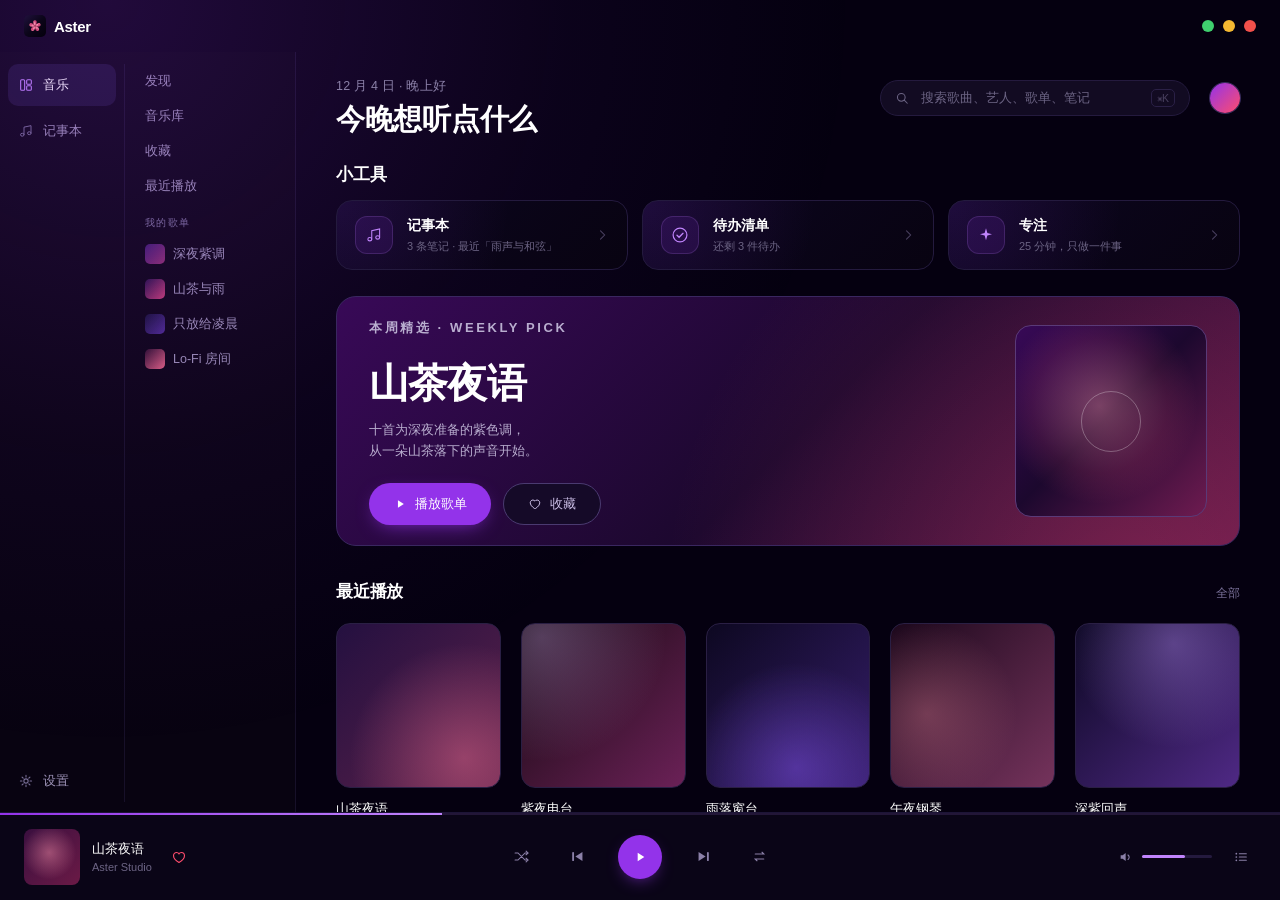
<file: Design/index.html>
<!DOCTYPE html>
<html lang="zh-CN">
<head>
<meta charset="UTF-8">
<meta name="viewport" content="width=device-width, initial-scale=1">
<title>Aster · 发现</title>
<link rel="stylesheet" href="styles.css">
<script>document.documentElement.classList.toggle('no-vt', !(("onpagereveal" in window) && location.protocol !== "file:"));</script>
</head>
<body data-page="discover">

<script src="sprite.js"></script>

<div class="app">

  <!-- ===================== 顶栏 ===================== -->
  <header class="titlebar">
    <a class="brand" href="index.html">
      <svg class="mark" viewBox="0 0 512 512"><use href="#app-icon"/></svg>
      Aster
    </a>
    <div class="win-controls">
        <button class="wc wc-green" data-wc="max" title="进入全屏" aria-label="进入全屏">
          <svg class="ico-enter" viewBox="0 0 8 8"><path d="M1.5 1.5H4.4L1.5 4.4V1.5Z" fill="#0B2A16"/><path d="M6.5 6.5H3.6L6.5 3.6V6.5Z" fill="#0B2A16"/></svg>
          <svg class="ico-exit" viewBox="0 0 8 8"><path d="M4.5 3.5V1.2L1.2 4.5H3.5V3.5H4.5ZM3.5 4.5V6.8L6.8 3.5H4.5V4.5H3.5Z" fill="#0B2A16"/></svg>
        </button>
        <button class="wc wc-yellow" data-wc="min" title="缩小" aria-label="缩小">
          <svg viewBox="0 0 8 8"><path d="M2 4h4" stroke="#2A1D02" stroke-width="1.3" stroke-linecap="round" fill="none"/></svg>
        </button>
        <button class="wc wc-red" data-wc="close" title="关闭" aria-label="关闭">
          <svg viewBox="0 0 8 8"><path d="M2.2 2.2l3.6 3.6M5.8 2.2L2.2 5.8" stroke="#310604" stroke-width="1.15" stroke-linecap="round" fill="none"/></svg>
        </button>
      </div>
  </header>

  <div class="body">

    <!-- ===================== 侧边栏 ===================== -->
    <aside class="sidebar">

      <nav class="rail">
        <button class="rail-item on" type="button" data-section="music">
          <svg class="icon"><use href="#i-library"/></svg><span>音乐</span>
        </button>
        <button class="rail-item" type="button" data-section="notes">
          <svg class="icon"><use href="#i-note"/></svg><span>记事本</span>
        </button>
        <a class="rail-item rail-bottom" href="settings.html">
          <svg class="icon"><use href="#i-settings"/></svg><span>设置</span>
        </a>
      </nav>

      <div class="subpanel" data-section="music">
        <a href="index.html">发现</a>
        <a href="playlist.html">音乐库</a>
        <a href="playlist.html">收藏</a>
        <a href="playlist.html">最近播放</a>
        <div class="sub-label">我的歌单</div>
        <a href="playlist.html"><span class="pl-thumb" style="background:linear-gradient(135deg,#3A1A6B,#8B2D6B)"></span>深夜紫调</a>
        <a href="playlist.html"><span class="pl-thumb" style="background:linear-gradient(135deg,#241046,#C33C71)"></span>山茶与雨</a>
        <a href="playlist.html"><span class="pl-thumb" style="background:linear-gradient(135deg,#141033,#4B2A8F)"></span>只放给凌晨</a>
        <a href="playlist.html"><span class="pl-thumb" style="background:linear-gradient(135deg,#2B0E2A,#E0617F)"></span>Lo-Fi 房间</a>
      </div>

      <div class="subpanel" data-section="notes" hidden>
        <a href="notes.html">笔记</a>
        <a href="todos.html">待办清单</a>
        <a href="focus.html">专注</a>
      </div>
    </aside>

    <!-- ===================== 内容 ===================== -->
    <main class="content">

      <div class="content-head">
        <div>
          <p class="greeting" id="greeting">晚上好</p>
          <h1 class="page-title">今晚想听点什么</h1>
        </div>
        <div class="head-actions">
          <label class="search">
            <svg class="icon"><use href="#i-search"/></svg>
            <input type="text" placeholder="搜索歌曲、艺人、歌单、笔记" aria-label="搜索">
            <kbd>⌘K</kbd>
          </label>
          <a class="avatar" href="login.html" title="账号"></a>
        </div>
      </div>

      <!-- 小工具 -->
      <div class="section-head" style="margin:0 0 14px">
        <h3>小工具</h3>
      </div>

      <div class="tools">
        <a class="tool" href="notes.html">
          <span class="tool-ico"><svg class="icon"><use href="#i-note"/></svg></span>
          <div class="tool-txt">
            <h4>记事本</h4>
            <p data-notes-stat>随手记下歌词与想法</p>
          </div>
          <svg class="icon tool-go"><use href="#i-back"/></svg>
        </a>

        <a class="tool" href="todos.html">
          <span class="tool-ico"><svg class="icon"><use href="#i-check"/></svg></span>
          <div class="tool-txt">
            <h4>待办清单</h4>
            <p data-todos-stat>今天还有几件事</p>
          </div>
          <svg class="icon tool-go"><use href="#i-back"/></svg>
        </a>

        <a class="tool" href="focus.html">
          <span class="tool-ico"><svg class="icon"><use href="#i-sparkle"/></svg></span>
          <div class="tool-txt">
            <h4>专注</h4>
            <p data-focus-stat>25 分钟，只做一件事</p>
          </div>
          <svg class="icon tool-go"><use href="#i-back"/></svg>
        </a>
      </div>

      <!-- 精选 -->
      <section class="hero" style="margin-top:26px">
        <div class="hero-copy">
          <p class="hero-tag">本周精选 · WEEKLY PICK</p>
          <h2>山茶夜语</h2>
          <p>十首为深夜准备的紫色调，
从一朵山茶落下的声音开始。</p>
          <div class="hero-actions">
            <a class="btn btn-primary" href="now-playing.html">
              <svg class="icon"><use href="#i-play"/></svg>播放歌单
            </a>
            <button class="btn btn-ghost" data-like>
              <svg class="icon"><use href="#i-heart"/></svg>收藏
            </button>
          </div>
        </div>
        <div class="hero-art"><span class="art-ring"></span></div>
      </section>

      <!-- 最近播放 -->
      <div class="section-head">
        <h3>最近播放</h3>
        <a href="playlist.html">全部</a>
      </div>

      <div class="cards">
        <a class="card" href="playlist.html">
          <div class="cover c1">
            <span class="play-fab" data-play="山茶夜语" data-artist="Aster Studio"><svg class="icon"><use href="#i-play"/></svg></span>
          </div>
          <h4>山茶夜语</h4><span>Aster Studio</span>
        </a>
        <a class="card" href="playlist.html">
          <div class="cover c2">
            <span class="play-fab" data-play="紫夜电台" data-artist="24 首 · 精选合辑"><svg class="icon"><use href="#i-play"/></svg></span>
          </div>
          <h4>紫夜电台</h4><span>24 首 · 1 小时 42 分</span>
        </a>
        <a class="card" href="playlist.html">
          <div class="cover c3">
            <span class="play-fab" data-play="雨落窗台" data-artist="城市噪音"><svg class="icon"><use href="#i-play"/></svg></span>
          </div>
          <h4>雨落窗台</h4><span>12 首 · 48 分</span>
        </a>
        <a class="card" href="playlist.html">
          <div class="cover c4">
            <span class="play-fab" data-play="午夜钢琴" data-artist="慢速钢琴 · 无人声"><svg class="icon"><use href="#i-play"/></svg></span>
          </div>
          <h4>午夜钢琴</h4><span>慢速钢琴 · 无人声</span>
        </a>
        <a class="card" href="playlist.html">
          <div class="cover c5">
            <span class="play-fab" data-play="深紫回声" data-artist="夜间精选"><svg class="icon"><use href="#i-play"/></svg></span>
          </div>
          <h4>深紫回声</h4><span>夜间精选</span>
        </a>
      </div>

    </main>
  </div>

  <!-- ===================== 播放条 ===================== -->
  <footer class="playerbar" id="playerbar">
    <div class="pb-progress"><div class="fill"></div></div>
    <div class="pb-left">
      <a href="now-playing.html" class="pb-cover" title="打开正在播放"></a>
      <div class="pb-meta">
        <strong id="pb-title">山茶夜语</strong>
        <span id="pb-artist">Aster Studio</span>
      </div>
      <button class="icon-btn liked" data-like aria-label="喜欢">
        <svg class="icon"><use href="#i-heart"/></svg>
      </button>
    </div>
    <div class="pb-center">
      <button class="icon-btn" aria-label="随机播放"><svg class="icon"><use href="#i-shuffle"/></svg></button>
      <button class="icon-btn" data-prev aria-label="上一首"><svg class="icon"><use href="#i-prev"/></svg></button>
      <button class="play-btn" data-toggle aria-label="播放/暂停">
        <svg class="icon icon-play"><use href="#i-play"/></svg>
        <svg class="icon icon-pause"><use href="#i-pause"/></svg>
      </button>
      <button class="icon-btn" data-next aria-label="下一首"><svg class="icon"><use href="#i-next"/></svg></button>
      <button class="icon-btn" aria-label="循环"><svg class="icon"><use href="#i-repeat"/></svg></button>
    </div>
    <div class="pb-right">
      <div class="volume">
        <svg class="icon"><use href="#i-volume"/></svg>
        <div class="vol-track"><i></i></div>
      </div>
      <button class="icon-btn" aria-label="播放歌曲列表" data-queue title="播放队列"><svg class="icon"><use href="#i-queue"/></svg></button>
    </div>
  </footer>

</div>

<script src="app.js"></script>
<script src="tools.js"></script>
</body>
</html>
</file>
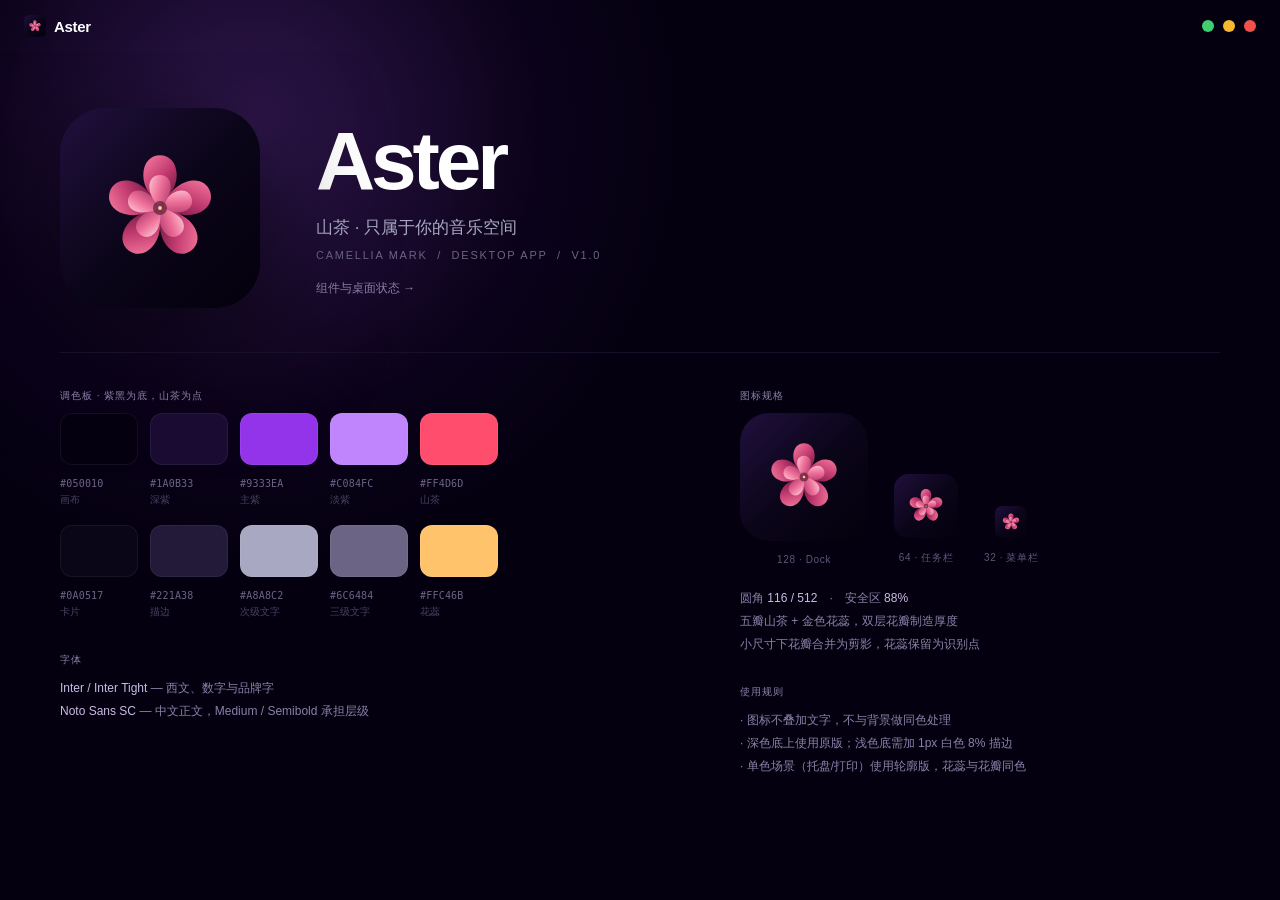
<file: Design/brand.html>
<!DOCTYPE html>
<html lang="zh-CN">
<head>
<meta charset="UTF-8">
<meta name="viewport" content="width=device-width, initial-scale=1">
<title>品牌与图标 · Aster</title>
<link rel="stylesheet" href="styles.css">
<script>document.documentElement.classList.toggle('no-vt', !(("onpagereveal" in window) && location.protocol !== "file:"));</script>
</head>
<body data-page="brand">

<script src="sprite.js"></script>

<div class="app">

  <header class="titlebar">
    <a class="brand" href="index.html">
      <svg class="mark" viewBox="0 0 512 512"><use href="#app-icon"/></svg>
      Aster
    </a>
    <div class="win-controls">
        <button class="wc wc-green" data-wc="max" title="进入全屏" aria-label="进入全屏">
          <svg class="ico-enter" viewBox="0 0 8 8"><path d="M1.5 1.5H4.4L1.5 4.4V1.5Z" fill="#0B2A16"/><path d="M6.5 6.5H3.6L6.5 3.6V6.5Z" fill="#0B2A16"/></svg>
          <svg class="ico-exit" viewBox="0 0 8 8"><path d="M4.5 3.5V1.2L1.2 4.5H3.5V3.5H4.5ZM3.5 4.5V6.8L6.8 3.5H4.5V4.5H3.5Z" fill="#0B2A16"/></svg>
        </button>
        <button class="wc wc-yellow" data-wc="min" title="缩小" aria-label="缩小">
          <svg viewBox="0 0 8 8"><path d="M2 4h4" stroke="#2A1D02" stroke-width="1.3" stroke-linecap="round" fill="none"/></svg>
        </button>
        <button class="wc wc-red" data-wc="close" title="关闭" aria-label="关闭">
          <svg viewBox="0 0 8 8"><path d="M2.2 2.2l3.6 3.6M5.8 2.2L2.2 5.8" stroke="#310604" stroke-width="1.15" stroke-linecap="round" fill="none"/></svg>
        </button>
      </div>
  </header>

  <div class="brand-page">

    <section class="brand-hero">
      <svg class="app-icon-lg" viewBox="0 0 512 512"><use href="#app-icon"/></svg>
      <div>
        <h1 class="brand-word">Aster</h1>
        <p class="brand-tag">山茶 · 只属于你的音乐空间</p>
        <p class="brand-meta">CAMELLIA MARK&nbsp;&nbsp;/&nbsp;&nbsp;DESKTOP APP&nbsp;&nbsp;/&nbsp;&nbsp;V1.0</p>
        <p style="margin:18px 0 0"><a class="page-link" href="components.html">组件与桌面状态 →</a></p>
      </div>
    </section>

    <div class="brand-cols">

      <div>
        <p class="spec-label">调色板 · 紫黑为底，山茶为点</p>
        <div class="swatches" style="margin-bottom:18px">
          <div class="sw"><i style="background:#050010"></i><code>#050010</code><small>画布</small></div>
          <div class="sw"><i style="background:#1A0B33"></i><code>#1A0B33</code><small>深紫</small></div>
          <div class="sw"><i style="background:#9333EA"></i><code>#9333EA</code><small>主紫</small></div>
          <div class="sw"><i style="background:#C084FC"></i><code>#C084FC</code><small>淡紫</small></div>
          <div class="sw"><i style="background:#FF4D6D"></i><code>#FF4D6D</code><small>山茶</small></div>
        </div>
        <div class="swatches">
          <div class="sw"><i style="background:#0A0517"></i><code>#0A0517</code><small>卡片</small></div>
          <div class="sw"><i style="background:#221A38"></i><code>#221A38</code><small>描边</small></div>
          <div class="sw"><i style="background:#A8A8C2"></i><code>#A8A8C2</code><small>次级文字</small></div>
          <div class="sw"><i style="background:#6C6484"></i><code>#6C6484</code><small>三级文字</small></div>
          <div class="sw"><i style="background:#FFC46B"></i><code>#FFC46B</code><small>花蕊</small></div>
        </div>

        <p class="spec-label" style="margin-top:34px">字体</p>
        <p class="spec-note">
          <b>Inter / Inter Tight</b> — 西文、数字与品牌字<br>
          <b>Noto Sans SC</b> — 中文正文，Medium / Semibold 承担层级
        </p>
      </div>

      <div>
        <p class="spec-label">图标规格</p>
        <div class="sizes">
          <div class="size-item">
            <svg width="128" height="128" viewBox="0 0 512 512"><use href="#app-icon"/></svg>
            <span>128 · Dock</span>
          </div>
          <div class="size-item">
            <svg width="64" height="64" viewBox="0 0 512 512"><use href="#app-icon"/></svg>
            <span>64 · 任务栏</span>
          </div>
          <div class="size-item">
            <svg width="32" height="32" viewBox="0 0 512 512"><use href="#app-icon"/></svg>
            <span>32 · 菜单栏</span>
          </div>
        </div>
        <p class="spec-note">
          圆角 <b>116 / 512</b>　·　安全区 <b>88%</b><br>
          五瓣山茶 + 金色花蕊，双层花瓣制造厚度<br>
          小尺寸下花瓣合并为剪影，花蕊保留为识别点
        </p>

        <p class="spec-label" style="margin-top:30px">使用规则</p>
        <p class="spec-note">
          · 图标不叠加文字，不与背景做同色处理<br>
          · 深色底上使用原版；浅色底需加 1px 白色 8% 描边<br>
          · 单色场景（托盘/打印）使用轮廓版，花蕊与花瓣同色
        </p>
      </div>

    </div>
  </div>

</div>

<script src="app.js"></script>
</body>
</html>
</file>
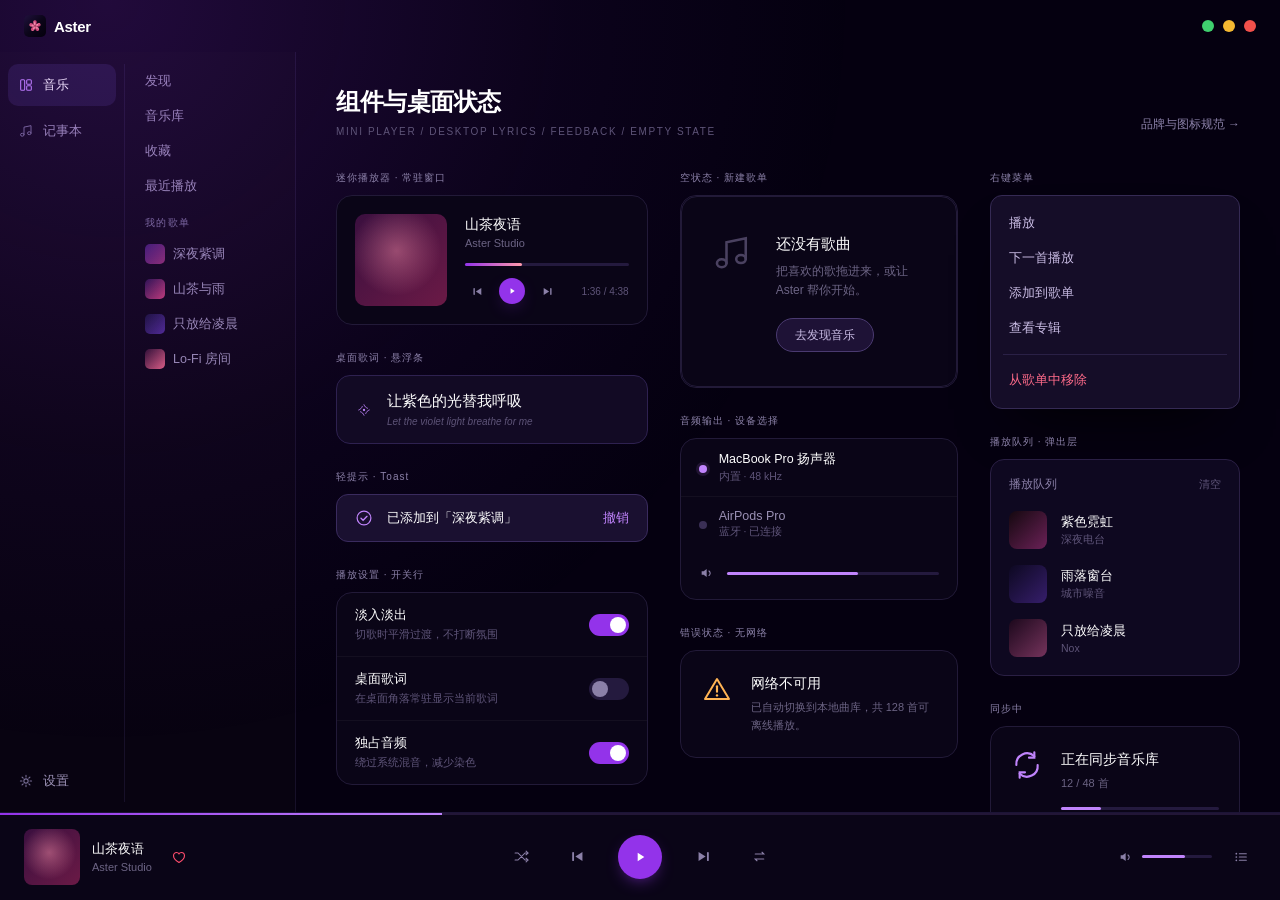
<file: Design/components.html>
<!DOCTYPE html>
<html lang="zh-CN">
<head>
<meta charset="UTF-8">
<meta name="viewport" content="width=device-width, initial-scale=1">
<title>组件与状态 · Aster</title>
<link rel="stylesheet" href="styles.css">
<script>document.documentElement.classList.toggle('no-vt', !(("onpagereveal" in window) && location.protocol !== "file:"));</script>
</head>
<body data-page="components">

<script src="sprite.js"></script>

<div class="app">

  <header class="titlebar">
    <a class="brand" href="index.html">
      <svg class="mark" viewBox="0 0 512 512"><use href="#app-icon"/></svg>
      Aster
    </a>
    <div class="win-controls">
        <button class="wc wc-green" data-wc="max" title="进入全屏" aria-label="进入全屏">
          <svg class="ico-enter" viewBox="0 0 8 8"><path d="M1.5 1.5H4.4L1.5 4.4V1.5Z" fill="#0B2A16"/><path d="M6.5 6.5H3.6L6.5 3.6V6.5Z" fill="#0B2A16"/></svg>
          <svg class="ico-exit" viewBox="0 0 8 8"><path d="M4.5 3.5V1.2L1.2 4.5H3.5V3.5H4.5ZM3.5 4.5V6.8L6.8 3.5H4.5V4.5H3.5Z" fill="#0B2A16"/></svg>
        </button>
        <button class="wc wc-yellow" data-wc="min" title="缩小" aria-label="缩小">
          <svg viewBox="0 0 8 8"><path d="M2 4h4" stroke="#2A1D02" stroke-width="1.3" stroke-linecap="round" fill="none"/></svg>
        </button>
        <button class="wc wc-red" data-wc="close" title="关闭" aria-label="关闭">
          <svg viewBox="0 0 8 8"><path d="M2.2 2.2l3.6 3.6M5.8 2.2L2.2 5.8" stroke="#310604" stroke-width="1.15" stroke-linecap="round" fill="none"/></svg>
        </button>
      </div>
  </header>

  <div class="body">

    <aside class="sidebar">

      <nav class="rail">
        <button class="rail-item on" type="button" data-section="music">
          <svg class="icon"><use href="#i-library"/></svg><span>音乐</span>
        </button>
        <button class="rail-item" type="button" data-section="notes">
          <svg class="icon"><use href="#i-note"/></svg><span>记事本</span>
        </button>
        <a class="rail-item rail-bottom" href="settings.html">
          <svg class="icon"><use href="#i-settings"/></svg><span>设置</span>
        </a>
      </nav>

      <div class="subpanel" data-section="music">
        <a href="index.html">发现</a>
        <a href="playlist.html">音乐库</a>
        <a href="playlist.html">收藏</a>
        <a href="playlist.html">最近播放</a>
        <div class="sub-label">我的歌单</div>
        <a href="playlist.html"><span class="pl-thumb" style="background:linear-gradient(135deg,#3A1A6B,#8B2D6B)"></span>深夜紫调</a>
        <a href="playlist.html"><span class="pl-thumb" style="background:linear-gradient(135deg,#241046,#C33C71)"></span>山茶与雨</a>
        <a href="playlist.html"><span class="pl-thumb" style="background:linear-gradient(135deg,#141033,#4B2A8F)"></span>只放给凌晨</a>
        <a href="playlist.html"><span class="pl-thumb" style="background:linear-gradient(135deg,#2B0E2A,#E0617F)"></span>Lo-Fi 房间</a>
      </div>

      <div class="subpanel" data-section="notes" hidden>
        <a href="notes.html">笔记</a>
        <a href="todos.html">待办清单</a>
        <a href="focus.html">专注</a>
      </div>
    </aside>

    <main class="content">

      <div class="page-head">
        <div>
          <h1>组件与桌面状态</h1>
          <p>MINI PLAYER  /  DESKTOP LYRICS  /  FEEDBACK  /  EMPTY STATE</p>
        </div>
        <a class="page-link" href="brand.html">品牌与图标规范 →</a>
      </div>

      <div class="spec-cols">

        <!-- ============ 第一列 ============ -->
        <div class="spec-col">

          <div>
            <p class="spec-label">迷你播放器 · 常驻窗口</p>
            <div class="spec">
              <div class="mini">
                <div class="cover"></div>
                <div class="mini-body">
                  <div class="mini-title">山茶夜语</div>
                  <div class="mini-artist">Aster Studio</div>
                  <div class="mini-bar"><i></i></div>
                  <div class="mini-ctrl">
                    <button class="icon-btn" data-prev aria-label="上一首"><svg class="icon"><use href="#i-prev"/></svg></button>
                    <button class="play-btn" data-toggle aria-label="播放/暂停">
                      <svg class="icon icon-play"><use href="#i-play"/></svg>
                      <svg class="icon icon-pause"><use href="#i-pause"/></svg>
                    </button>
                    <button class="icon-btn" data-next aria-label="下一首"><svg class="icon"><use href="#i-next"/></svg></button>
                    <span class="mini-time">1:42 / 4:38</span>
                  </div>
                </div>
              </div>
            </div>
          </div>

          <div>
            <p class="spec-label">桌面歌词 · 悬浮条</p>
            <div class="lyricbar">
              <svg class="icon mark"><use href="#i-lyric"/></svg>
              <div>
                <div class="lyric-main">让紫色的光替我呼吸</div>
                <div class="lyric-sub">Let the violet light breathe for me</div>
              </div>
            </div>
          </div>

          <div>
            <p class="spec-label">轻提示 · Toast</p>
            <div class="toast">
              <svg class="icon"><use href="#i-check"/></svg>
              <span>已添加到「深夜紫调」</span>
              <button>撤销</button>
            </div>
          </div>

          <div>
            <p class="spec-label">播放设置 · 开关行</p>
            <div class="spec">
              <div class="setting">
                <div class="txt"><strong>淡入淡出</strong><span>切歌时平滑过渡，不打断氛围</span></div>
                <div class="switch on"></div>
              </div>
              <div class="setting">
                <div class="txt"><strong>桌面歌词</strong><span>在桌面角落常驻显示当前歌词</span></div>
                <div class="switch"></div>
              </div>
              <div class="setting">
                <div class="txt"><strong>独占音频</strong><span>绕过系统混音，减少染色</span></div>
                <div class="switch on"></div>
              </div>
            </div>
          </div>

          <div>
            <p class="spec-label">首次启动 · 欢迎</p>
            <div class="spec">
              <div class="note-card">
                <svg class="icon" style="color:#C084FC"><use href="#i-sparkle"/></svg>
                <div>
                  <h4>欢迎来到 Aster</h4>
                  <p>先从一首歌开始，剩下的交给夜晚。</p>
                  <a class="btn-mini" href="index.html">开始聆听</a>
                </div>
              </div>
            </div>
          </div>

        </div>

        <!-- ============ 第二列 ============ -->
        <div class="spec-col">

          <div>
            <p class="spec-label">空状态 · 新建歌单</p>
            <div class="spec">
              <div class="empty">
                <svg class="icon"><use href="#i-note"/></svg>
                <div>
                  <h4>还没有歌曲</h4>
                  <p>把喜欢的歌拖进来，或让 Aster 帮你开始。</p>
                  <a class="btn-mini" href="index.html">去发现音乐</a>
                </div>
              </div>
            </div>
          </div>

          <div>
            <p class="spec-label">音频输出 · 设备选择</p>
            <div class="spec">
              <div class="device on">
                <span class="dot"></span>
                <div><strong>MacBook Pro 扬声器</strong><span>内置 · 48 kHz</span></div>
              </div>
              <div class="device">
                <span class="dot"></span>
                <div><strong>AirPods Pro</strong><span>蓝牙 · 已连接</span></div>
              </div>
              <div style="padding:14px 18px 18px;display:flex;align-items:center;gap:12px;color:#8B80A8">
                <svg class="icon"><use href="#i-volume"/></svg>
                <div class="vol-track" style="flex:1;width:auto"><i style="width:62%"></i></div>
              </div>
            </div>
          </div>

          <div>
            <p class="spec-label">错误状态 · 无网络</p>
            <div class="spec">
              <div class="note-card">
                <svg class="icon" style="color:#FFB454"><use href="#i-warn"/></svg>
                <div>
                  <h4>网络不可用</h4>
                  <p>已自动切换到本地曲库，共 128 首可离线播放。</p>
                </div>
              </div>
            </div>
          </div>

        </div>

        <!-- ============ 第三列 ============ -->
        <div class="spec-col">

          <div>
            <p class="spec-label">右键菜单</p>
            <div class="menu">
              <a href="now-playing.html">播放</a>
              <a href="#">下一首播放</a>
              <a href="#">添加到歌单</a>
              <a href="#">查看专辑</a>
              <hr>
              <a href="#" class="danger">从歌单中移除</a>
            </div>
          </div>

          <div>
            <p class="spec-label">播放队列 · 弹出层</p>
            <div class="listcard">
              <div class="lc-head"><strong>播放队列</strong><span>清空</span></div>
              <div class="q-row" data-play="紫色霓虹">
                <div class="q-cover" style="background:linear-gradient(135deg,#14080F,#6B2157)"></div>
                <div class="q-meta"><strong>紫色霓虹</strong><span>深夜电台</span></div>
              </div>
              <div class="q-row" data-play="雨落窗台">
                <div class="q-cover" style="background:linear-gradient(135deg,#0D0821,#361E6B)"></div>
                <div class="q-meta"><strong>雨落窗台</strong><span>城市噪音</span></div>
              </div>
              <div class="q-row" data-play="只放给凌晨">
                <div class="q-cover" style="background:linear-gradient(135deg,#1C081C,#75335C)"></div>
                <div class="q-meta"><strong>只放给凌晨</strong><span>Nox</span></div>
              </div>
            </div>
          </div>

          <div>
            <p class="spec-label">同步中</p>
            <div class="spec">
              <div class="note-card">
                <svg class="icon" style="color:#C084FC"><use href="#i-sync"/></svg>
                <div style="flex:1">
                  <h4>正在同步音乐库</h4>
                  <p>12 / 48 首</p>
                  <div class="vol-track" style="width:100%;margin-top:14px"><i style="width:25%"></i></div>
                </div>
              </div>
            </div>
          </div>

        </div>

      </div>
    </main>
  </div>

  <footer class="playerbar" id="playerbar">
    <div class="pb-progress"><div class="fill"></div></div>
    <div class="pb-left">
      <a href="now-playing.html" class="pb-cover" title="打开正在播放"></a>
      <div class="pb-meta">
        <strong id="pb-title">山茶夜语</strong>
        <span id="pb-artist">Aster Studio</span>
      </div>
      <button class="icon-btn liked" data-like aria-label="喜欢">
        <svg class="icon"><use href="#i-heart"/></svg>
      </button>
    </div>
    <div class="pb-center">
      <button class="icon-btn" aria-label="随机播放"><svg class="icon"><use href="#i-shuffle"/></svg></button>
      <button class="icon-btn" data-prev aria-label="上一首"><svg class="icon"><use href="#i-prev"/></svg></button>
      <button class="play-btn" data-toggle aria-label="播放/暂停">
        <svg class="icon icon-play"><use href="#i-play"/></svg>
        <svg class="icon icon-pause"><use href="#i-pause"/></svg>
      </button>
      <button class="icon-btn" data-next aria-label="下一首"><svg class="icon"><use href="#i-next"/></svg></button>
      <button class="icon-btn" aria-label="循环"><svg class="icon"><use href="#i-repeat"/></svg></button>
    </div>
    <div class="pb-right">
      <div class="volume">
        <svg class="icon"><use href="#i-volume"/></svg>
        <div class="vol-track"><i></i></div>
      </div>
      <button class="icon-btn" aria-label="播放歌曲列表" data-queue title="播放队列"><svg class="icon"><use href="#i-queue"/></svg></button>
    </div>
  </footer>

</div>

<script src="app.js"></script>
</body>
</html>
</file>
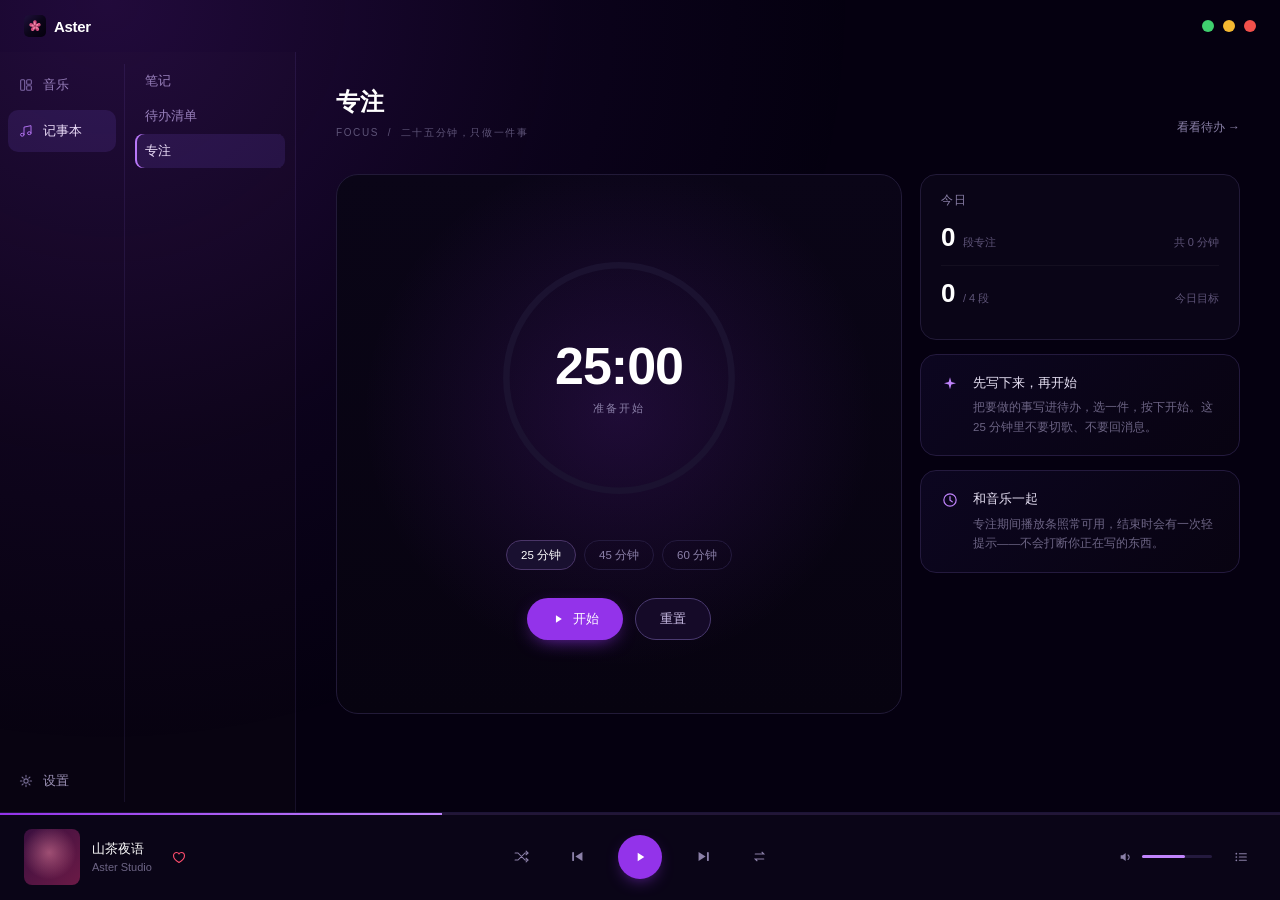
<file: Design/focus.html>
<!DOCTYPE html>
<html lang="zh-CN">
<head>
<meta charset="UTF-8">
<meta name="viewport" content="width=device-width, initial-scale=1">
<title>专注 · Aster</title>
<link rel="stylesheet" href="styles.css">
<script>document.documentElement.classList.toggle('no-vt', !(("onpagereveal" in window) && location.protocol !== "file:"));</script>
</head>
<body data-page="focus">

<script src="sprite.js"></script>

<div class="app">

  <header class="titlebar">
    <a class="brand" href="index.html">
      <svg class="mark" viewBox="0 0 512 512"><use href="#app-icon"/></svg>
      Aster
    </a>
    <div class="win-controls">
        <button class="wc wc-green" data-wc="max" title="进入全屏" aria-label="进入全屏">
          <svg class="ico-enter" viewBox="0 0 8 8"><path d="M1.5 1.5H4.4L1.5 4.4V1.5Z" fill="#0B2A16"/><path d="M6.5 6.5H3.6L6.5 3.6V6.5Z" fill="#0B2A16"/></svg>
          <svg class="ico-exit" viewBox="0 0 8 8"><path d="M4.5 3.5V1.2L1.2 4.5H3.5V3.5H4.5ZM3.5 4.5V6.8L6.8 3.5H4.5V4.5H3.5Z" fill="#0B2A16"/></svg>
        </button>
        <button class="wc wc-yellow" data-wc="min" title="缩小" aria-label="缩小">
          <svg viewBox="0 0 8 8"><path d="M2 4h4" stroke="#2A1D02" stroke-width="1.3" stroke-linecap="round" fill="none"/></svg>
        </button>
        <button class="wc wc-red" data-wc="close" title="关闭" aria-label="关闭">
          <svg viewBox="0 0 8 8"><path d="M2.2 2.2l3.6 3.6M5.8 2.2L2.2 5.8" stroke="#310604" stroke-width="1.15" stroke-linecap="round" fill="none"/></svg>
        </button>
      </div>
  </header>

  <div class="body">

    <aside class="sidebar">

      <nav class="rail">
        <button class="rail-item" type="button" data-section="music">
          <svg class="icon"><use href="#i-library"/></svg><span>音乐</span>
        </button>
        <button class="rail-item on" type="button" data-section="notes">
          <svg class="icon"><use href="#i-note"/></svg><span>记事本</span>
        </button>
        <a class="rail-item rail-bottom" href="settings.html">
          <svg class="icon"><use href="#i-settings"/></svg><span>设置</span>
        </a>
      </nav>

      <div class="subpanel" data-section="music" hidden>
        <a href="index.html">发现</a>
        <a href="playlist.html">音乐库</a>
        <a href="playlist.html">收藏</a>
        <a href="playlist.html">最近播放</a>
        <div class="sub-label">我的歌单</div>
        <a href="playlist.html"><span class="pl-thumb" style="background:linear-gradient(135deg,#3A1A6B,#8B2D6B)"></span>深夜紫调</a>
        <a href="playlist.html"><span class="pl-thumb" style="background:linear-gradient(135deg,#241046,#C33C71)"></span>山茶与雨</a>
        <a href="playlist.html"><span class="pl-thumb" style="background:linear-gradient(135deg,#141033,#4B2A8F)"></span>只放给凌晨</a>
        <a href="playlist.html"><span class="pl-thumb" style="background:linear-gradient(135deg,#2B0E2A,#E0617F)"></span>Lo-Fi 房间</a>
      </div>

      <div class="subpanel" data-section="notes">
        <a href="notes.html">笔记</a>
        <a href="todos.html">待办清单</a>
        <a href="focus.html" class="on">专注</a>
      </div>
    </aside>

    <main class="content">

      <div class="page-head">
        <div>
          <h1>专注</h1>
          <p>FOCUS&nbsp;&nbsp;/&nbsp;&nbsp;二十五分钟，只做一件事</p>
        </div>
        <a class="page-link" href="todos.html">看看待办 →</a>
      </div>

      <div class="focus-grid">

        <section class="focus-card">
          <div class="ring">
            <svg viewBox="0 0 240 240" aria-hidden="true">
              <defs>
                <linearGradient id="ringGrad" x1="0" y1="0" x2="1" y2="1">
                  <stop stop-color="#9333EA"/>
                  <stop offset="1" stop-color="#FF9AAB"/>
                </linearGradient>
              </defs>
              <circle class="track" cx="120" cy="120" r="104"/>
              <circle class="fill" id="ringFill" cx="120" cy="120" r="104"/>
            </svg>
            <div class="ring-center">
              <div class="ring-time" id="focusTime">25:00</div>
              <div class="ring-state" id="focusState">准备开始</div>
            </div>
          </div>

          <div class="presets" id="focusPresets">
            <button class="preset on" data-min="25">25 分钟</button>
            <button class="preset" data-min="45">45 分钟</button>
            <button class="preset" data-min="60">60 分钟</button>
          </div>

          <div class="focus-actions">
            <button class="btn btn-primary" id="focusStart">
              <svg class="icon"><use href="#i-play"/></svg>
              <span id="focusStartText">开始</span>
            </button>
            <button class="btn btn-ghost" id="focusReset">重置</button>
          </div>
        </section>

        <aside class="focus-side">
          <div class="stat-card">
            <h4>今日</h4>
            <div class="stat-row">
              <span class="stat-num" id="focusSessions">0</span>
              <span class="stat-unit">段专注</span>
              <span class="stat-label" id="focusMinutes">共 0 分钟</span>
            </div>
            <div class="stat-row">
              <span class="stat-num" id="focusGoal">0</span>
              <span class="stat-unit">/ 4 段</span>
              <span class="stat-label">今日目标</span>
            </div>
          </div>

          <div class="focus-tip">
            <svg class="icon"><use href="#i-sparkle"/></svg>
            <p>
              <strong>先写下来，再开始</strong>
              把要做的事写进待办，选一件，按下开始。这 25 分钟里不要切歌、不要回消息。
            </p>
          </div>

          <div class="focus-tip">
            <svg class="icon"><use href="#i-clock"/></svg>
            <p>
              <strong>和音乐一起</strong>
              专注期间播放条照常可用，结束时会有一次轻提示——不会打断你正在写的东西。
            </p>
          </div>
        </aside>

      </div>

    </main>
  </div>

  <footer class="playerbar" id="playerbar">
    <div class="pb-progress"><div class="fill"></div></div>
    <div class="pb-left">
      <a href="now-playing.html" class="pb-cover" title="打开正在播放"></a>
      <div class="pb-meta">
        <strong id="pb-title">山茶夜语</strong>
        <span id="pb-artist">Aster Studio</span>
      </div>
      <button class="icon-btn liked" data-like aria-label="喜欢">
        <svg class="icon"><use href="#i-heart"/></svg>
      </button>
    </div>
    <div class="pb-center">
      <button class="icon-btn" aria-label="随机播放"><svg class="icon"><use href="#i-shuffle"/></svg></button>
      <button class="icon-btn" data-prev aria-label="上一首"><svg class="icon"><use href="#i-prev"/></svg></button>
      <button class="play-btn" data-toggle aria-label="播放/暂停">
        <svg class="icon icon-play"><use href="#i-play"/></svg>
        <svg class="icon icon-pause"><use href="#i-pause"/></svg>
      </button>
      <button class="icon-btn" data-next aria-label="下一首"><svg class="icon"><use href="#i-next"/></svg></button>
      <button class="icon-btn" aria-label="循环"><svg class="icon"><use href="#i-repeat"/></svg></button>
    </div>
    <div class="pb-right">
      <div class="volume">
        <svg class="icon"><use href="#i-volume"/></svg>
        <div class="vol-track"><i></i></div>
      </div>
      <button class="icon-btn" aria-label="播放歌曲列表" data-queue title="播放队列"><svg class="icon"><use href="#i-queue"/></svg></button>
    </div>
  </footer>

</div>

<script src="app.js"></script>
<script src="tools.js"></script>
</body>
</html>
</file>
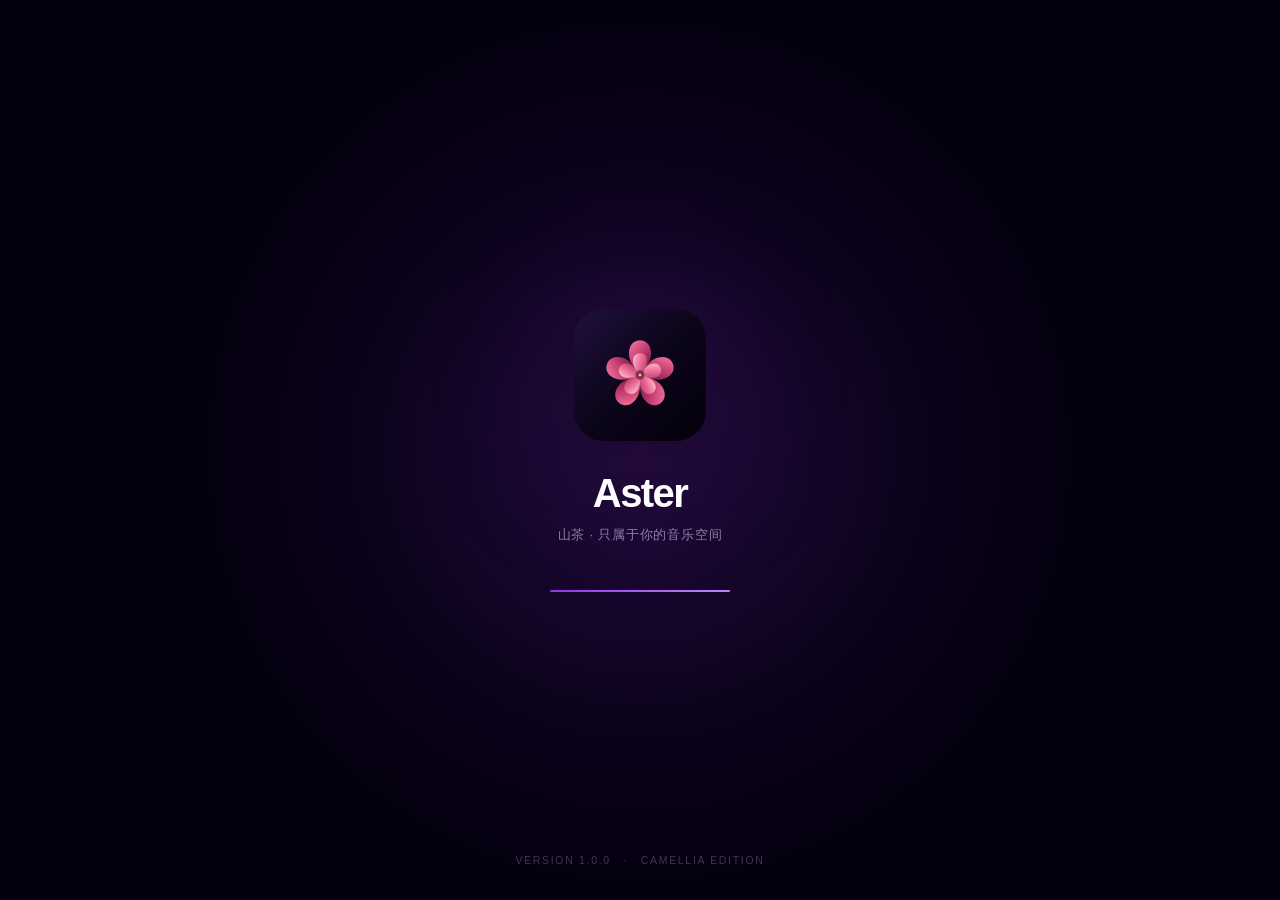
<file: Design/launch.html>
<!DOCTYPE html>
<html lang="zh-CN">
<head>
<meta charset="UTF-8">
<meta name="viewport" content="width=device-width, initial-scale=1">
<title>Aster</title>
<link rel="stylesheet" href="styles.css">
<script>document.documentElement.classList.toggle('no-vt', !(("onpagereveal" in window) && location.protocol !== "file:"));</script>
</head>
<body data-page="launch">

<script src="sprite.js"></script>

<div class="launch" id="launch">
  <svg class="launch-icon" viewBox="0 0 512 512"><use href="#app-icon"/></svg>
  <h1 class="launch-word">Aster</h1>
  <p class="launch-tag">山茶 · 只属于你的音乐空间</p>
  <div class="launch-bar"><i></i></div>
  <div class="launch-ver">VERSION 1.0.0　·　CAMELLIA EDITION</div>
</div>

<script src="app.js"></script>
<script>
(function () {
  var el = document.getElementById('launch');
  var done = false;

  function go() {
    if (done) return;
    done = true;
    el.classList.add('out');
    setTimeout(function () { location.href = 'login.html'; }, 420);
  }

  // 2.4 秒后自动进入登录；点击任意处可跳过
  setTimeout(go, 2400);
  el.addEventListener('click', go);
})();
</script>
</body>
</html>
</file>
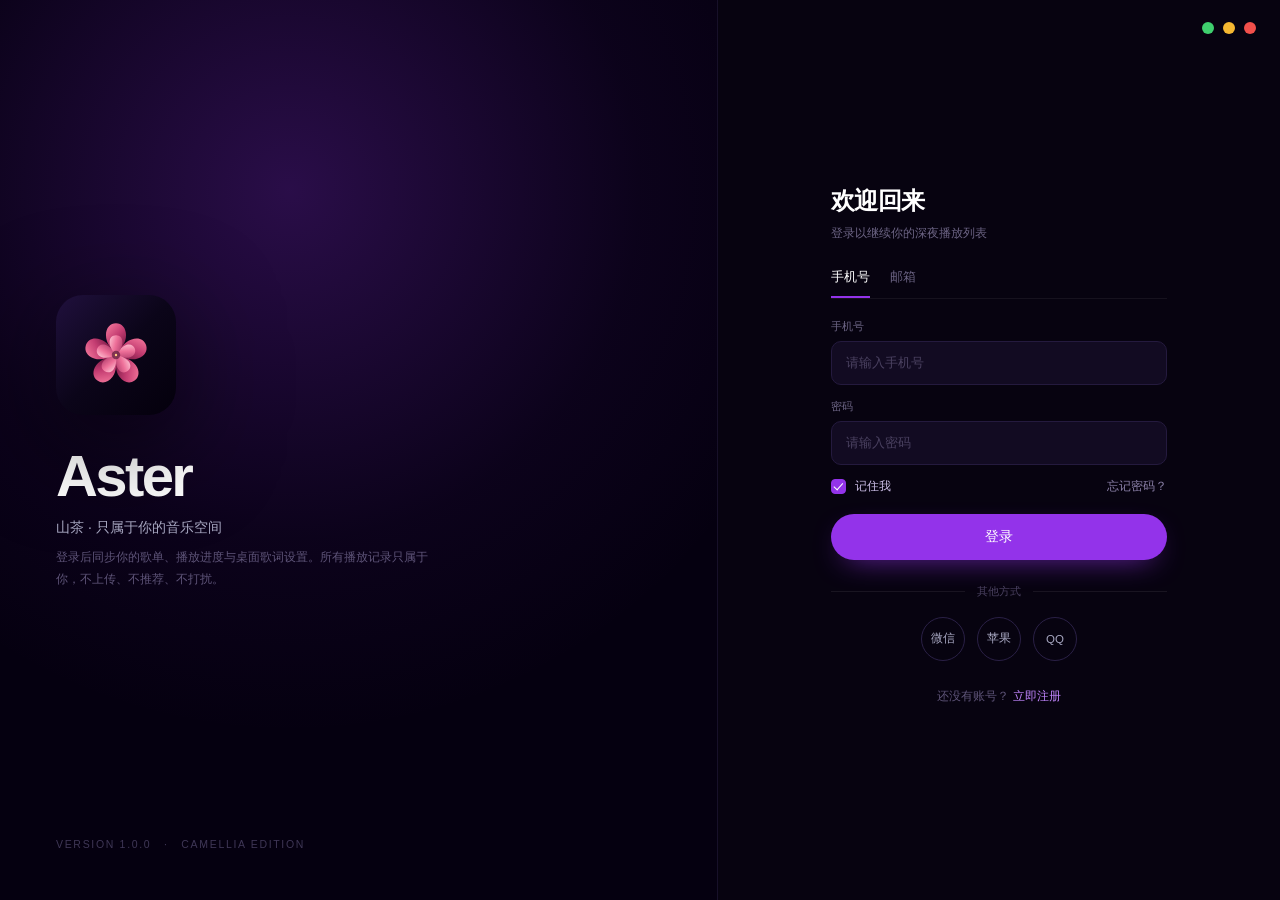
<file: Design/login.html>
<!DOCTYPE html>
<html lang="zh-CN">
<head>
<meta charset="UTF-8">
<meta name="viewport" content="width=device-width, initial-scale=1">
<title>登录 · Aster</title>
<link rel="stylesheet" href="styles.css">
<script>document.documentElement.classList.toggle('no-vt', !(("onpagereveal" in window) && location.protocol !== "file:"));</script>
</head>
<body data-page="login">

<script src="sprite.js"></script>

<div class="login">

  <div class="win-controls login-win">
    <button class="wc wc-green" data-wc="max" title="进入全屏" aria-label="进入全屏">
      <svg class="ico-enter" viewBox="0 0 8 8"><path d="M1.5 1.5H4.4L1.5 4.4V1.5Z" fill="#0B2A16"/><path d="M6.5 6.5H3.6L6.5 3.6V6.5Z" fill="#0B2A16"/></svg>
      <svg class="ico-exit" viewBox="0 0 8 8"><path d="M4.5 3.5V1.2L1.2 4.5H3.5V3.5H4.5ZM3.5 4.5V6.8L6.8 3.5H4.5V4.5H3.5Z" fill="#0B2A16"/></svg>
    </button>
    <button class="wc wc-yellow" data-wc="min" title="最小化" aria-label="最小化">
      <svg viewBox="0 0 8 8"><path d="M2 4h4" stroke="#2A1D02" stroke-width="1.3" stroke-linecap="round" fill="none"/></svg>
    </button>
    <button class="wc wc-red" data-wc="close" title="关闭" aria-label="关闭">
      <svg viewBox="0 0 8 8"><path d="M2.2 2.2l3.6 3.6M5.8 2.2L2.2 5.8" stroke="#310604" stroke-width="1.15" stroke-linecap="round" fill="none"/></svg>
    </button>
  </div>

  <!-- 左：品牌 -->
  <div class="login-stage">
    <div class="login-brand">
      <svg class="login-icon" viewBox="0 0 512 512"><use href="#app-icon"/></svg>
      <h1 class="login-word">Aster</h1>
      <p class="login-tag">山茶 · 只属于你的音乐空间</p>
      <p class="login-desc">登录后同步你的歌单、播放进度与桌面歌词设置。所有播放记录只属于你，不上传、不推荐、不打扰。</p>
    </div>
    <div class="login-ver">VERSION 1.0.0　·　CAMELLIA EDITION</div>
  </div>

  <!-- 右：表单 -->
  <div class="login-side">
    <div class="login-card">
      <h2>欢迎回来</h2>
      <p class="login-sub">登录以继续你的深夜播放列表</p>

      <div class="login-tabs">
        <button class="on" data-mode="phone">手机号</button>
        <button data-mode="mail">邮箱</button>
      </div>

      <form id="loginForm">
        <div class="field">
          <label id="accLabel">手机号</label>
          <input id="acc" type="text" placeholder="请输入手机号" autocomplete="off" spellcheck="false">
        </div>
        <div class="field">
          <label>密码</label>
          <input type="password" placeholder="请输入密码" autocomplete="off">
        </div>

        <div class="login-row">
          <label class="ck" style="font-size:11.5px"><input type="checkbox" checked><i></i><span>记住我</span></label>
          <a href="#">忘记密码？</a>
        </div>

        <button class="btn-login" type="submit">登录</button>
      </form>

      <div class="divider">其他方式</div>

      <div class="oauth">
        <a href="index.html" title="微信登录">微信</a>
        <a href="index.html" title="Apple 登录">苹果</a>
        <a href="index.html" title="QQ 登录">QQ</a>
      </div>

      <p class="login-foot">还没有账号？<a href="index.html">立即注册</a></p>
    </div>
  </div>
</div>

<script src="app.js"></script>
<script>
(function () {
  var form = document.getElementById('loginForm');
  var label = document.getElementById('accLabel');
  var acc = document.getElementById('acc');

  document.querySelectorAll('.login-tabs button').forEach(function (btn) {
    btn.addEventListener('click', function () {
      document.querySelectorAll('.login-tabs button').forEach(function (b) { b.classList.remove('on'); });
      btn.classList.add('on');
      var phone = btn.dataset.mode === 'phone';
      label.textContent = phone ? '手机号' : '邮箱';
      acc.placeholder = phone ? '请输入手机号' : '请输入邮箱地址';
      acc.value = '';
      acc.focus();
    });
  });

  form.addEventListener('submit', function (e) {
    e.preventDefault();
    location.href = 'index.html';
  });
})();
</script>
</body>
</html>
</file>
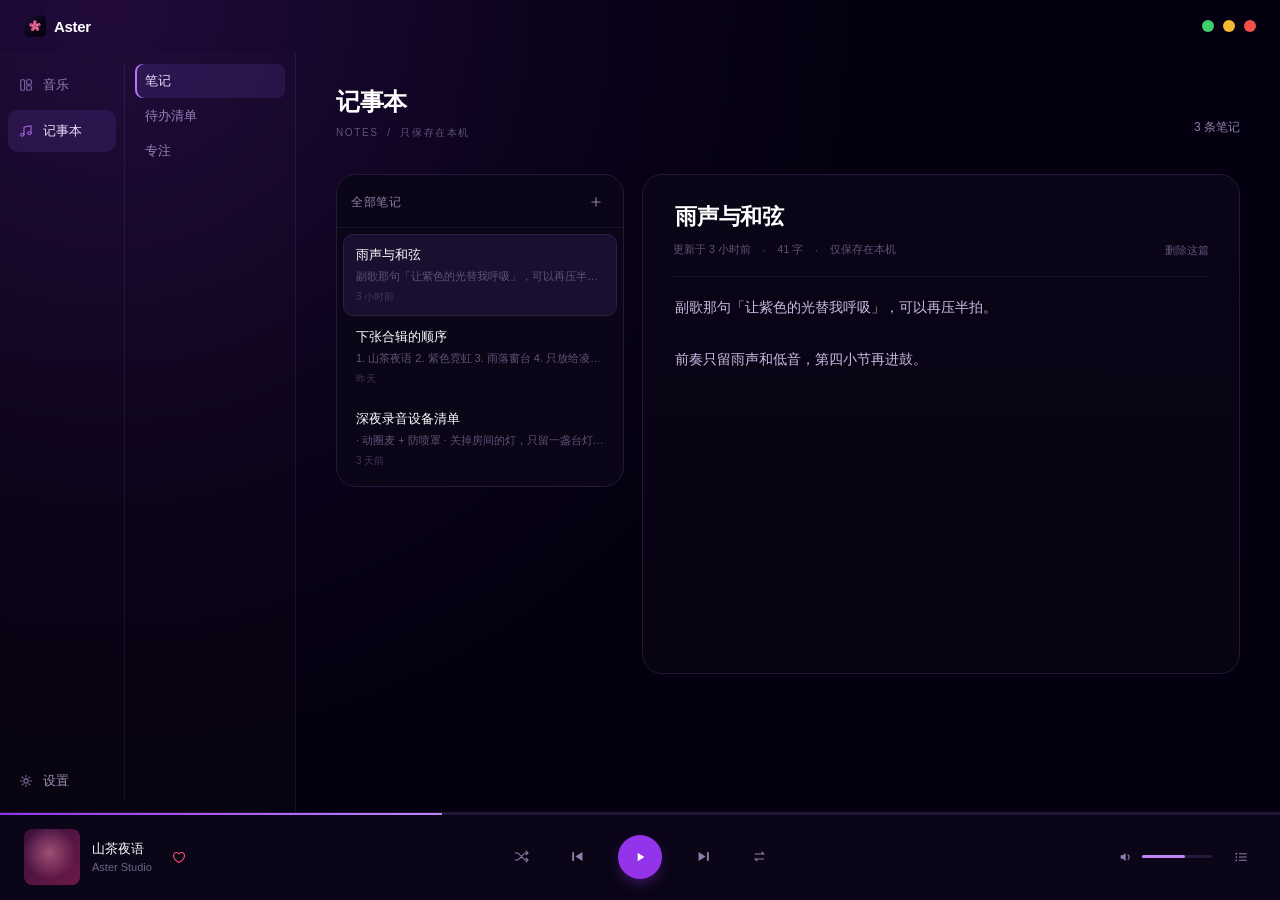
<file: Design/notes.html>
<!DOCTYPE html>
<html lang="zh-CN">
<head>
<meta charset="UTF-8">
<meta name="viewport" content="width=device-width, initial-scale=1">
<title>记事本 · Aster</title>
<link rel="stylesheet" href="styles.css">
<script>document.documentElement.classList.toggle('no-vt', !(("onpagereveal" in window) && location.protocol !== "file:"));</script>
</head>
<body data-page="notes">

<script src="sprite.js"></script>

<div class="app">

  <header class="titlebar">
    <a class="brand" href="index.html">
      <svg class="mark" viewBox="0 0 512 512"><use href="#app-icon"/></svg>
      Aster
    </a>
    <div class="win-controls">
        <button class="wc wc-green" data-wc="max" title="进入全屏" aria-label="进入全屏">
          <svg class="ico-enter" viewBox="0 0 8 8"><path d="M1.5 1.5H4.4L1.5 4.4V1.5Z" fill="#0B2A16"/><path d="M6.5 6.5H3.6L6.5 3.6V6.5Z" fill="#0B2A16"/></svg>
          <svg class="ico-exit" viewBox="0 0 8 8"><path d="M4.5 3.5V1.2L1.2 4.5H3.5V3.5H4.5ZM3.5 4.5V6.8L6.8 3.5H4.5V4.5H3.5Z" fill="#0B2A16"/></svg>
        </button>
        <button class="wc wc-yellow" data-wc="min" title="缩小" aria-label="缩小">
          <svg viewBox="0 0 8 8"><path d="M2 4h4" stroke="#2A1D02" stroke-width="1.3" stroke-linecap="round" fill="none"/></svg>
        </button>
        <button class="wc wc-red" data-wc="close" title="关闭" aria-label="关闭">
          <svg viewBox="0 0 8 8"><path d="M2.2 2.2l3.6 3.6M5.8 2.2L2.2 5.8" stroke="#310604" stroke-width="1.15" stroke-linecap="round" fill="none"/></svg>
        </button>
      </div>
  </header>

  <div class="body">

    <aside class="sidebar">

      <nav class="rail">
        <button class="rail-item" type="button" data-section="music">
          <svg class="icon"><use href="#i-library"/></svg><span>音乐</span>
        </button>
        <button class="rail-item on" type="button" data-section="notes">
          <svg class="icon"><use href="#i-note"/></svg><span>记事本</span>
        </button>
        <a class="rail-item rail-bottom" href="settings.html">
          <svg class="icon"><use href="#i-settings"/></svg><span>设置</span>
        </a>
      </nav>

      <div class="subpanel" data-section="music" hidden>
        <a href="index.html">发现</a>
        <a href="playlist.html">音乐库</a>
        <a href="playlist.html">收藏</a>
        <a href="playlist.html">最近播放</a>
        <div class="sub-label">我的歌单</div>
        <a href="playlist.html"><span class="pl-thumb" style="background:linear-gradient(135deg,#3A1A6B,#8B2D6B)"></span>深夜紫调</a>
        <a href="playlist.html"><span class="pl-thumb" style="background:linear-gradient(135deg,#241046,#C33C71)"></span>山茶与雨</a>
        <a href="playlist.html"><span class="pl-thumb" style="background:linear-gradient(135deg,#141033,#4B2A8F)"></span>只放给凌晨</a>
        <a href="playlist.html"><span class="pl-thumb" style="background:linear-gradient(135deg,#2B0E2A,#E0617F)"></span>Lo-Fi 房间</a>
      </div>

      <div class="subpanel" data-section="notes">
        <a href="notes.html" class="on">笔记</a>
        <a href="todos.html">待办清单</a>
        <a href="focus.html">专注</a>
      </div>
    </aside>

    <main class="content">

      <div class="page-head">
        <div>
          <h1>记事本</h1>
          <p>NOTES&nbsp;&nbsp;/&nbsp;&nbsp;只保存在本机</p>
        </div>
        <span class="page-link" id="noteSummary">3 条笔记</span>
      </div>

      <div class="notes">
        <!-- 列表 -->
        <section class="note-list">
          <div class="note-list-head">
            <strong>全部笔记</strong>
            <button class="icon-btn" id="noteNew" aria-label="新建笔记" title="新建笔记">
              <svg class="icon"><use href="#i-plus"/></svg>
            </button>
          </div>
          <div class="note-list-body" id="noteList"></div>
        </section>

        <!-- 编辑器 -->
        <section class="note-editor" id="noteEditor">
          <input class="note-title" id="noteTitle" type="text" placeholder="标题"
                 autocomplete="off" spellcheck="false">
          <div class="note-meta">
            <span id="noteUpdated">刚刚</span>
            <span>·</span>
            <span id="noteWords">0 字</span>
            <span>·</span>
            <span>仅保存在本机</span>
            <span class="spacer"></span>
            <button class="note-del" id="noteDelete">删除这篇</button>
          </div>
          <textarea class="note-body" id="noteBody" placeholder="从这里开始写…" spellcheck="false"></textarea>
        </section>
      </div>

    </main>
  </div>

  <footer class="playerbar" id="playerbar">
    <div class="pb-progress"><div class="fill"></div></div>
    <div class="pb-left">
      <a href="now-playing.html" class="pb-cover" title="打开正在播放"></a>
      <div class="pb-meta">
        <strong id="pb-title">山茶夜语</strong>
        <span id="pb-artist">Aster Studio</span>
      </div>
      <button class="icon-btn liked" data-like aria-label="喜欢">
        <svg class="icon"><use href="#i-heart"/></svg>
      </button>
    </div>
    <div class="pb-center">
      <button class="icon-btn" aria-label="随机播放"><svg class="icon"><use href="#i-shuffle"/></svg></button>
      <button class="icon-btn" data-prev aria-label="上一首"><svg class="icon"><use href="#i-prev"/></svg></button>
      <button class="play-btn" data-toggle aria-label="播放/暂停">
        <svg class="icon icon-play"><use href="#i-play"/></svg>
        <svg class="icon icon-pause"><use href="#i-pause"/></svg>
      </button>
      <button class="icon-btn" data-next aria-label="下一首"><svg class="icon"><use href="#i-next"/></svg></button>
      <button class="icon-btn" aria-label="循环"><svg class="icon"><use href="#i-repeat"/></svg></button>
    </div>
    <div class="pb-right">
      <div class="volume">
        <svg class="icon"><use href="#i-volume"/></svg>
        <div class="vol-track"><i></i></div>
      </div>
      <button class="icon-btn" aria-label="播放歌曲列表" data-queue title="播放队列"><svg class="icon"><use href="#i-queue"/></svg></button>
    </div>
  </footer>

</div>

<script src="app.js"></script>
<script src="tools.js"></script>
</body>
</html>
</file>
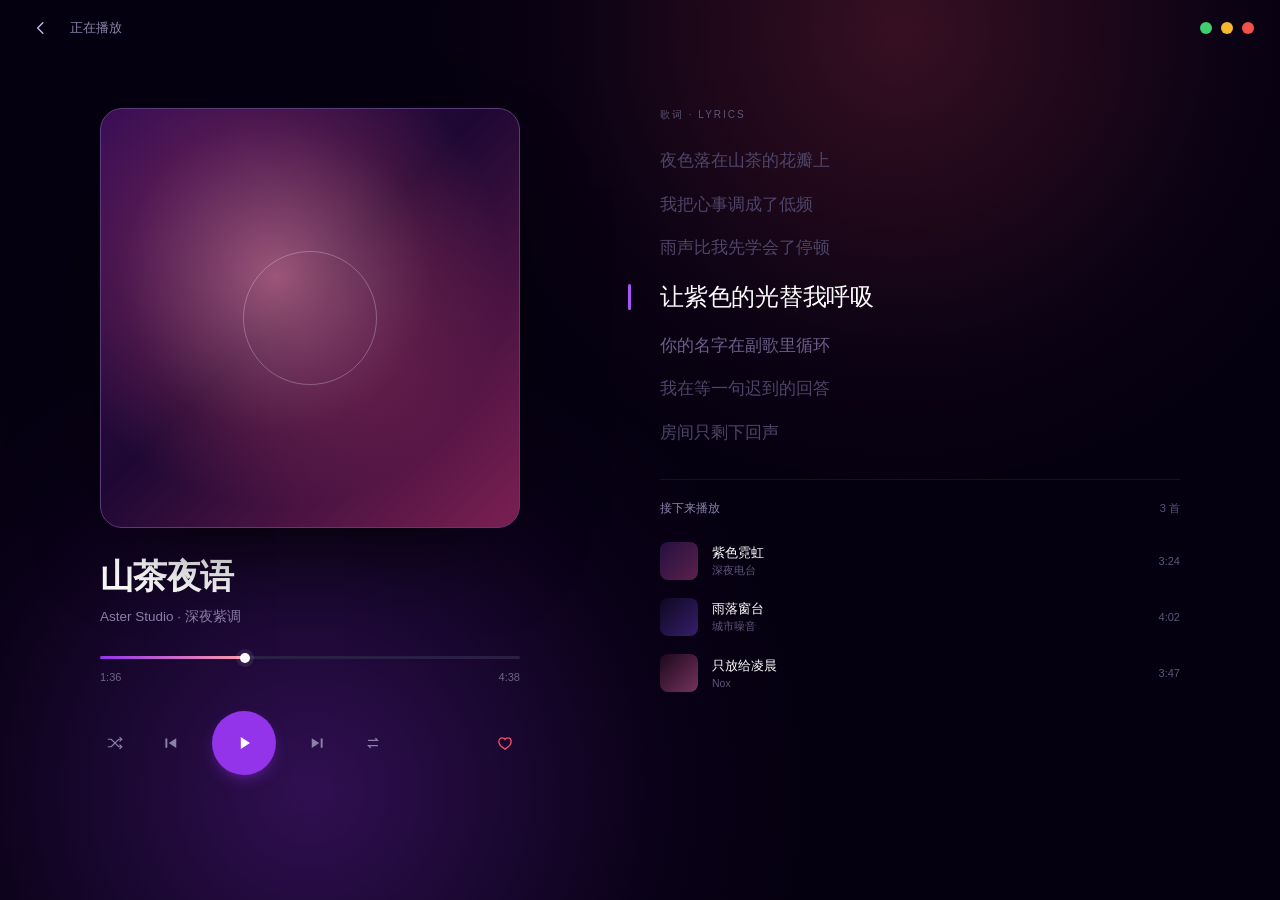
<file: Design/now-playing.html>
<!DOCTYPE html>
<html lang="zh-CN">
<head>
<meta charset="UTF-8">
<meta name="viewport" content="width=device-width, initial-scale=1">
<title>正在播放 · Aster</title>
<link rel="stylesheet" href="styles.css">
<script>document.documentElement.classList.toggle('no-vt', !(("onpagereveal" in window) && location.protocol !== "file:"));</script>
</head>
<body data-page="now">

<script src="sprite.js"></script>

<div class="np">

  <header class="np-head">
    <a class="back" href="index.html" aria-label="返回">
      <svg class="icon"><use href="#i-back"/></svg>
    </a>
    <span class="crumb">正在播放</span>

    <div class="win-controls">
        <button class="wc wc-green" data-wc="max" title="进入全屏" aria-label="进入全屏">
          <svg class="ico-enter" viewBox="0 0 8 8"><path d="M1.5 1.5H4.4L1.5 4.4V1.5Z" fill="#0B2A16"/><path d="M6.5 6.5H3.6L6.5 3.6V6.5Z" fill="#0B2A16"/></svg>
          <svg class="ico-exit" viewBox="0 0 8 8"><path d="M4.5 3.5V1.2L1.2 4.5H3.5V3.5H4.5ZM3.5 4.5V6.8L6.8 3.5H4.5V4.5H3.5Z" fill="#0B2A16"/></svg>
        </button>
        <button class="wc wc-yellow" data-wc="min" title="缩小" aria-label="缩小">
          <svg viewBox="0 0 8 8"><path d="M2 4h4" stroke="#2A1D02" stroke-width="1.3" stroke-linecap="round" fill="none"/></svg>
        </button>
        <button class="wc wc-red" data-wc="close" title="关闭" aria-label="关闭">
          <svg viewBox="0 0 8 8"><path d="M2.2 2.2l3.6 3.6M5.8 2.2L2.2 5.8" stroke="#310604" stroke-width="1.15" stroke-linecap="round" fill="none"/></svg>
        </button>
      </div>
  </header>

  <div class="np-body">

    <!-- 左：封面与控制 -->
    <div class="np-left">
      <div class="np-art"><span class="art-ring"></span></div>

      <h1 class="np-title">山茶夜语</h1>
      <p class="np-artist">Aster Studio · 深夜紫调</p>

      <div class="np-progress">
        <div class="range">
          <div class="fill" style="width:43%"></div>
          <div class="knob" style="left:43%"></div>
        </div>
        <div class="range-time">
          <span id="np-cur">1:42</span>
          <span id="np-total">4:38</span>
        </div>
      </div>

      <div class="np-controls">
        <button class="icon-btn" aria-label="随机播放"><svg class="icon"><use href="#i-shuffle"/></svg></button>
        <button class="icon-btn" data-prev aria-label="上一首"><svg class="icon"><use href="#i-prev"/></svg></button>
        <button class="play-btn" data-toggle aria-label="播放/暂停">
          <svg class="icon icon-play"><use href="#i-play"/></svg>
          <svg class="icon icon-pause"><use href="#i-pause"/></svg>
        </button>
        <button class="icon-btn" data-next aria-label="下一首"><svg class="icon"><use href="#i-next"/></svg></button>
        <button class="icon-btn" aria-label="循环"><svg class="icon"><use href="#i-repeat"/></svg></button>
        <span class="spacer"></span>
        <button class="icon-btn liked" data-like aria-label="喜欢"><svg class="icon"><use href="#i-heart"/></svg></button>
      </div>
    </div>

    <!-- 右：歌词与队列 -->
    <div class="np-right">
      <p class="lyrics-label">歌词 · LYRICS</p>

      <div class="lyrics">
        <div class="lyric">夜色落在山茶的花瓣上</div>
        <div class="lyric">我把心事调成了低频</div>
        <div class="lyric">雨声比我先学会了停顿</div>
        <div class="lyric active">让紫色的光替我呼吸</div>
        <div class="lyric near">你的名字在副歌里循环</div>
        <div class="lyric">我在等一句迟到的回答</div>
        <div class="lyric">房间只剩下回声</div>
      </div>

      <div class="np-queue">
        <div class="section-head">
          <h3>接下来播放</h3>
          <span>3 首</span>
        </div>

        <div class="q-row" data-play="紫色霓虹">
          <div class="q-cover" style="background:linear-gradient(135deg,#241040,#5C214A)"></div>
          <div class="q-meta"><strong>紫色霓虹</strong><span>深夜电台</span></div>
          <span class="q-time">3:24</span>
        </div>

        <div class="q-row" data-play="雨落窗台">
          <div class="q-cover" style="background:linear-gradient(135deg,#0D0821,#361E6B)"></div>
          <div class="q-meta"><strong>雨落窗台</strong><span>城市噪音</span></div>
          <span class="q-time">4:02</span>
        </div>

        <div class="q-row" data-play="只放给凌晨">
          <div class="q-cover" style="background:linear-gradient(135deg,#1C081C,#75335C)"></div>
          <div class="q-meta"><strong>只放给凌晨</strong><span>Nox</span></div>
          <span class="q-time">3:47</span>
        </div>
      </div>
    </div>

  </div>
</div>

<script src="app.js"></script>
</body>
</html>
</file>
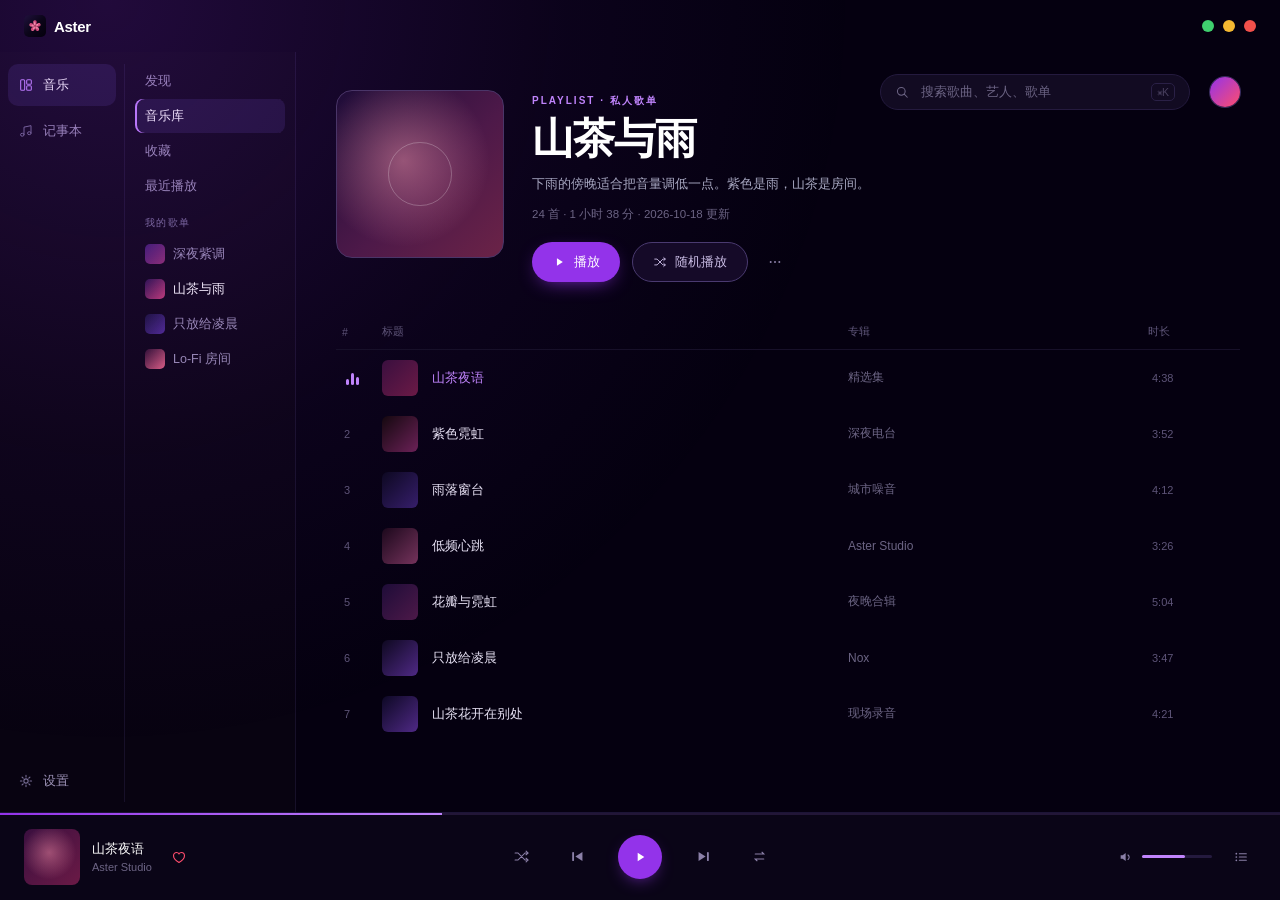
<file: Design/playlist.html>
<!DOCTYPE html>
<html lang="zh-CN">
<head>
<meta charset="UTF-8">
<meta name="viewport" content="width=device-width, initial-scale=1">
<title>山茶与雨 · Aster</title>
<link rel="stylesheet" href="styles.css">
<script>document.documentElement.classList.toggle('no-vt', !(("onpagereveal" in window) && location.protocol !== "file:"));</script>
</head>
<body data-page="playlist">

<script src="sprite.js"></script>

<div class="app">

  <header class="titlebar">
    <a class="brand" href="index.html">
      <svg class="mark" viewBox="0 0 512 512"><use href="#app-icon"/></svg>
      Aster
    </a>
    <div class="win-controls">
        <button class="wc wc-green" data-wc="max" title="进入全屏" aria-label="进入全屏">
          <svg class="ico-enter" viewBox="0 0 8 8"><path d="M1.5 1.5H4.4L1.5 4.4V1.5Z" fill="#0B2A16"/><path d="M6.5 6.5H3.6L6.5 3.6V6.5Z" fill="#0B2A16"/></svg>
          <svg class="ico-exit" viewBox="0 0 8 8"><path d="M4.5 3.5V1.2L1.2 4.5H3.5V3.5H4.5ZM3.5 4.5V6.8L6.8 3.5H4.5V4.5H3.5Z" fill="#0B2A16"/></svg>
        </button>
        <button class="wc wc-yellow" data-wc="min" title="缩小" aria-label="缩小">
          <svg viewBox="0 0 8 8"><path d="M2 4h4" stroke="#2A1D02" stroke-width="1.3" stroke-linecap="round" fill="none"/></svg>
        </button>
        <button class="wc wc-red" data-wc="close" title="关闭" aria-label="关闭">
          <svg viewBox="0 0 8 8"><path d="M2.2 2.2l3.6 3.6M5.8 2.2L2.2 5.8" stroke="#310604" stroke-width="1.15" stroke-linecap="round" fill="none"/></svg>
        </button>
      </div>
  </header>

  <div class="body">

    <aside class="sidebar">

      <nav class="rail">
        <button class="rail-item on" type="button" data-section="music">
          <svg class="icon"><use href="#i-library"/></svg><span>音乐</span>
        </button>
        <button class="rail-item" type="button" data-section="notes">
          <svg class="icon"><use href="#i-note"/></svg><span>记事本</span>
        </button>
        <a class="rail-item rail-bottom" href="settings.html">
          <svg class="icon"><use href="#i-settings"/></svg><span>设置</span>
        </a>
      </nav>

      <div class="subpanel" data-section="music">
        <a href="index.html">发现</a>
        <a href="playlist.html" class="on">音乐库</a>
        <a href="playlist.html">收藏</a>
        <a href="playlist.html">最近播放</a>
        <div class="sub-label">我的歌单</div>
        <a href="playlist.html"><span class="pl-thumb" style="background:linear-gradient(135deg,#3A1A6B,#8B2D6B)"></span>深夜紫调</a>
        <a href="playlist.html" class="current"><span class="pl-thumb" style="background:linear-gradient(135deg,#241046,#C33C71)"></span>山茶与雨</a>
        <a href="playlist.html"><span class="pl-thumb" style="background:linear-gradient(135deg,#141033,#4B2A8F)"></span>只放给凌晨</a>
        <a href="playlist.html"><span class="pl-thumb" style="background:linear-gradient(135deg,#2B0E2A,#E0617F)"></span>Lo-Fi 房间</a>
      </div>

      <div class="subpanel" data-section="notes" hidden>
        <a href="notes.html">笔记</a>
        <a href="todos.html">待办清单</a>
        <a href="focus.html">专注</a>
      </div>
    </aside>

    <main class="content">

      <div class="head-actions" style="justify-content:flex-end;padding-top:22px;margin-bottom:-46px">
        <label class="search">
          <svg class="icon"><use href="#i-search"/></svg>
          <input type="text" placeholder="搜索歌曲、艺人、歌单" aria-label="搜索">
          <kbd>⌘K</kbd>
        </label>
        <a class="avatar" href="login.html" title="账号"></a>
      </div>

      <section class="pk-head">
        <div class="pk-cover"><span class="art-ring"></span></div>
        <div class="pk-info">
          <p class="pk-type">PLAYLIST · 私人歌单</p>
          <h1>山茶与雨</h1>
          <p class="pk-desc">下雨的傍晚适合把音量调低一点。紫色是雨，山茶是房间。</p>
          <p class="pk-meta">24 首 · 1 小时 38 分 · 2026-10-18 更新</p>
          <div class="pk-actions">
            <button class="btn btn-primary btn-sm" data-play="山茶夜语">
              <svg class="icon"><use href="#i-play"/></svg>播放
            </button>
            <button class="btn btn-ghost btn-sm">
              <svg class="icon"><use href="#i-shuffle"/></svg>随机播放
            </button>
            <button class="icon-btn" aria-label="更多"><svg class="icon"><use href="#i-more"/></svg></button>
          </div>
        </div>
      </section>

      <section class="tracks">
        <div class="tr-head">
          <span class="num">#</span>
          <span>标题</span>
          <span class="album">专辑</span>
          <span>时长</span>
        </div>

        <div class="tr-row active" data-title="山茶夜语">
          <span class="num">1</span>
          <div class="tr-cell">
            <div class="tr-cover" style="background:linear-gradient(135deg,#3A0F3F,#6B1A46)"></div>
            <span class="tr-name">山茶夜语</span>
          </div>
          <span class="tr-album">精选集</span>
          <span class="tr-dur">4:38</span>
          <div class="eq"><i></i><i></i><i></i></div>
        </div>

        <div class="tr-row" data-title="紫色霓虹">
          <span class="num">2</span>
          <div class="tr-cell">
            <div class="tr-cover" style="background:linear-gradient(135deg,#14080F,#6B2157)"></div>
            <span class="tr-name">紫色霓虹</span>
          </div>
          <span class="tr-album">深夜电台</span>
          <span class="tr-dur">3:52</span>
        </div>

        <div class="tr-row" data-title="雨落窗台">
          <span class="num">3</span>
          <div class="tr-cell">
            <div class="tr-cover" style="background:linear-gradient(135deg,#0D0821,#361E6B)"></div>
            <span class="tr-name">雨落窗台</span>
          </div>
          <span class="tr-album">城市噪音</span>
          <span class="tr-dur">4:12</span>
        </div>

        <div class="tr-row" data-title="低频心跳">
          <span class="num">4</span>
          <div class="tr-cell">
            <div class="tr-cover" style="background:linear-gradient(135deg,#1C081C,#75335C)"></div>
            <span class="tr-name">低频心跳</span>
          </div>
          <span class="tr-album">Aster Studio</span>
          <span class="tr-dur">3:26</span>
        </div>

        <div class="tr-row" data-title="花瓣与霓虹">
          <span class="num">5</span>
          <div class="tr-cell">
            <div class="tr-cover" style="background:linear-gradient(135deg,#1E0C38,#4D1949)"></div>
            <span class="tr-name">花瓣与霓虹</span>
          </div>
          <span class="tr-album">夜晚合辑</span>
          <span class="tr-dur">5:04</span>
        </div>

        <div class="tr-row" data-title="只放给凌晨">
          <span class="num">6</span>
          <div class="tr-cell">
            <div class="tr-cover" style="background:linear-gradient(135deg,#0E0820,#4F2985)"></div>
            <span class="tr-name">只放给凌晨</span>
          </div>
          <span class="tr-album">Nox</span>
          <span class="tr-dur">3:47</span>
        </div>

        <div class="tr-row" data-title="山茶花开在别处">
          <span class="num">7</span>
          <div class="tr-cell">
            <div class="tr-cover" style="background:linear-gradient(135deg,#0D0824,#4F2985)"></div>
            <span class="tr-name">山茶花开在别处</span>
          </div>
          <span class="tr-album">现场录音</span>
          <span class="tr-dur">4:21</span>
        </div>
      </section>

    </main>
  </div>

  <footer class="playerbar" id="playerbar">
    <div class="pb-progress"><div class="fill"></div></div>
    <div class="pb-left">
      <a href="now-playing.html" class="pb-cover" title="打开正在播放"></a>
      <div class="pb-meta">
        <strong id="pb-title">山茶夜语</strong>
        <span id="pb-artist">Aster Studio</span>
      </div>
      <button class="icon-btn liked" data-like aria-label="喜欢">
        <svg class="icon"><use href="#i-heart"/></svg>
      </button>
    </div>
    <div class="pb-center">
      <button class="icon-btn" aria-label="随机播放"><svg class="icon"><use href="#i-shuffle"/></svg></button>
      <button class="icon-btn" data-prev aria-label="上一首"><svg class="icon"><use href="#i-prev"/></svg></button>
      <button class="play-btn" data-toggle aria-label="播放/暂停">
        <svg class="icon icon-play"><use href="#i-play"/></svg>
        <svg class="icon icon-pause"><use href="#i-pause"/></svg>
      </button>
      <button class="icon-btn" data-next aria-label="下一首"><svg class="icon"><use href="#i-next"/></svg></button>
      <button class="icon-btn" aria-label="循环"><svg class="icon"><use href="#i-repeat"/></svg></button>
    </div>
    <div class="pb-right">
      <div class="volume">
        <svg class="icon"><use href="#i-volume"/></svg>
        <div class="vol-track"><i></i></div>
      </div>
      <button class="icon-btn" aria-label="播放歌曲列表" data-queue title="播放队列"><svg class="icon"><use href="#i-queue"/></svg></button>
    </div>
  </footer>

</div>

<script src="app.js"></script>
</body>
</html>
</file>
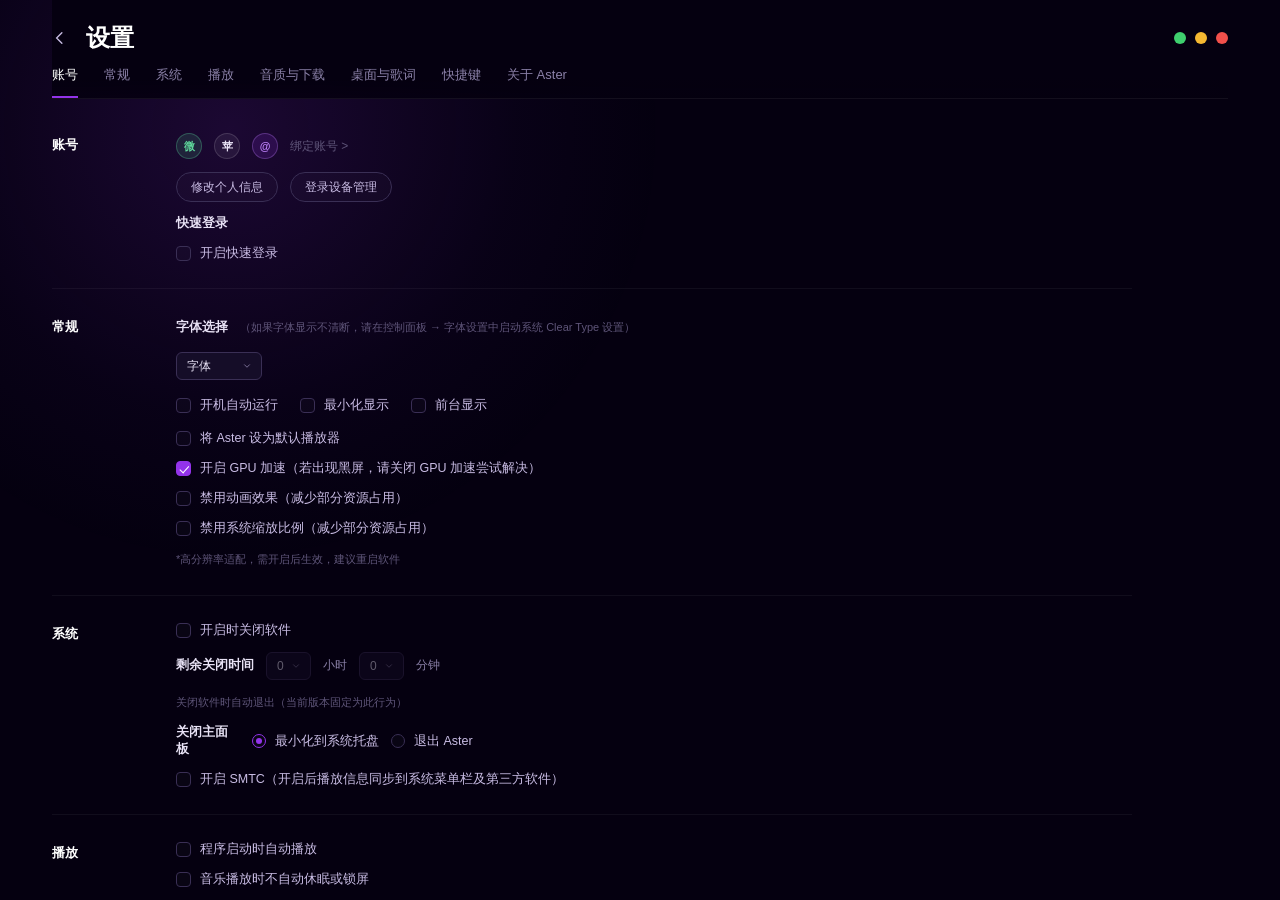
<file: Design/settings.html>
<!DOCTYPE html>
<html lang="zh-CN">
<head>
<meta charset="UTF-8">
<meta name="viewport" content="width=device-width, initial-scale=1">
<title>设置 · Aster</title>
<link rel="stylesheet" href="styles.css">
<script>document.documentElement.classList.toggle('no-vt', !(("onpagereveal" in window) && location.protocol !== "file:"));</script>
</head>
<body data-page="settings">

<script src="sprite.js"></script>

<div class="set-page">

  <div class="set-top">
    <header class="set-head">
      <div class="set-head-left">
        <a class="back" href="index.html" aria-label="返回">
          <svg class="icon"><use href="#i-back"/></svg>
        </a>
        <h1>设置</h1>
      </div>
      <div class="win-controls">
        <button class="wc wc-green" data-wc="max" title="进入全屏" aria-label="进入全屏">
          <svg class="ico-enter" viewBox="0 0 8 8"><path d="M1.5 1.5H4.4L1.5 4.4V1.5Z" fill="#0B2A16"/><path d="M6.5 6.5H3.6L6.5 3.6V6.5Z" fill="#0B2A16"/></svg>
          <svg class="ico-exit" viewBox="0 0 8 8"><path d="M4.5 3.5V1.2L1.2 4.5H3.5V3.5H4.5ZM3.5 4.5V6.8L6.8 3.5H4.5V4.5H3.5Z" fill="#0B2A16"/></svg>
        </button>
        <button class="wc wc-yellow" data-wc="min" title="最小化" aria-label="最小化">
          <svg viewBox="0 0 8 8"><path d="M2 4h4" stroke="#2A1D02" stroke-width="1.3" stroke-linecap="round" fill="none"/></svg>
        </button>
        <button class="wc wc-red" data-wc="close" title="关闭" aria-label="关闭">
          <svg viewBox="0 0 8 8"><path d="M2.2 2.2l3.6 3.6M5.8 2.2L2.2 5.8" stroke="#310604" stroke-width="1.15" stroke-linecap="round" fill="none"/></svg>
        </button>
      </div>
    </header>

    <nav class="set-tabs">
      <a href="#account" class="on">账号</a>
      <a href="#general">常规</a>
      <a href="#system">系统</a>
      <a href="#play">播放</a>
      <a href="#quality">音质与下载</a>
      <a href="#lyrics">桌面与歌词</a>
      <a href="#shortcuts">快捷键</a>
      <a href="#about">关于 Aster</a>
    </nav>
  </div>

  <div class="set-inner">

    <!-- 账号 -->
    <section class="set-section" id="account">
      <h2>账号</h2>
      <div class="set-col">
        <div class="row">
          <span class="acc-dot" style="background:rgba(79,207,142,.14);color:#5FD79B;box-shadow:inset 0 0 0 1px rgba(95,215,155,.3)">微</span>
          <span class="acc-dot" style="background:rgba(255,255,255,.06);color:#E8E2F5;box-shadow:inset 0 0 0 1px rgba(255,255,255,.14)">苹</span>
          <span class="acc-dot" style="background:rgba(147,51,234,.16);color:#C084FC;box-shadow:inset 0 0 0 1px rgba(192,132,252,.3)">@</span>
          <a class="link" href="login.html">绑定账号 ></a>
        </div>
        <div class="row">
          <button class="set-btn">修改个人信息</button>
          <button class="set-btn">登录设备管理</button>
        </div>
        <strong class="group-title">快速登录</strong>
        <label class="ck"><input type="checkbox"><i></i><span>开启快速登录</span></label>
      </div>
    </section>

    <!-- 常规 -->
    <section class="set-section" id="general">
      <h2>常规</h2>
      <div class="set-col">
        <div class="row">
          <strong class="group-title" style="margin:0">字体选择</strong>
          <span class="note">（如果字体显示不清断，请在控制面板 → 字体设置中启动系统 Clear Type 设置）</span>
        </div>
        <div class="row">
          <select class="set-select"><option>字体</option><option>思源黑体</option><option>系统默认</option></select>
        </div>

        <div class="row wrap">
          <label class="ck"><input type="checkbox"><i></i><span>开机自动运行</span></label>
          <label class="ck"><input type="checkbox"><i></i><span>最小化显示</span></label>
          <label class="ck"><input type="checkbox"><i></i><span>前台显示</span></label>
        </div>

        <label class="ck"><input type="checkbox"><i></i><span>将 Aster 设为默认播放器</span></label>
        <label class="ck"><input type="checkbox" checked><i></i><span>开启 GPU 加速（若出现黑屏，请关闭 GPU 加速尝试解决）</span></label>
        <label class="ck"><input type="checkbox"><i></i><span>禁用动画效果（减少部分资源占用）</span></label>
        <label class="ck"><input type="checkbox"><i></i><span>禁用系统缩放比例（减少部分资源占用）</span></label>
        <p class="note">*高分辨率适配，需开启后生效，建议重启软件</p>
      </div>
    </section>

    <!-- 系统 -->
    <section class="set-section" id="system">
      <h2>系统</h2>
      <div class="set-col">
        <label class="ck"><input type="checkbox"><i></i><span>开启时关闭软件</span></label>

        <div class="row">
          <strong class="group-title" style="margin:0">剩余关闭时间</strong>
          <select class="set-select" disabled><option>0</option></select>
          <span class="unit">小时</span>
          <select class="set-select" disabled><option>0</option></select>
          <span class="unit">分钟</span>
        </div>
        <p class="note" style="margin-left:0">关闭软件时自动退出（当前版本固定为此行为）</p>

        <div class="row">
          <strong class="group-title" style="margin:0;width:64px">关闭主面板</strong>
          <label class="rd"><input type="radio" name="closePanel" checked><i></i><span>最小化到系统托盘</span></label>
          <label class="rd"><input type="radio" name="closePanel"><i></i><span>退出 Aster</span></label>
        </div>

        <label class="ck"><input type="checkbox"><i></i><span>开启 SMTC（开启后播放信息同步到系统菜单栏及第三方软件）</span></label>
      </div>
    </section>

    <!-- 播放 -->
    <section class="set-section" id="play">
      <h2>播放</h2>
      <div class="set-col">
        <label class="ck"><input type="checkbox"><i></i><span>程序启动时自动播放</span></label>
        <label class="ck"><input type="checkbox"><i></i><span>音乐播放时不自动休眠或锁屏</span></label>
        <label class="ck"><input type="checkbox" checked><i></i><span>跨设备续播（登录后自动接着上一台设备的进度）</span></label>
        <label class="ck"><input type="checkbox"><i></i><span>首次进入歌单页时自动播放（不播歌时）</span></label>
        <label class="ck"><input type="checkbox" checked><i></i><span>程序启动时记住上一次播放进度</span></label>
      </div>
    </section>

    <!-- 音质与下载 -->
    <section class="set-section" id="quality">
      <h2>音质与下载</h2>
      <div class="set-col">
        <div class="row">
          <strong class="group-title" style="margin:0;width:64px">音质选择</strong>
          <label class="rd"><input type="radio" name="q" ><i></i><span>标准</span></label>
          <label class="rd"><input type="radio" name="q"><i></i><span>较高</span></label>
          <label class="rd"><input type="radio" name="q" checked><i></i><span>无损</span></label>
        </div>
        <div class="row">
          <strong class="group-title" style="margin:0;width:64px">下载目录</strong>
          <span class="path">D:\Music\Aster</span>
          <button class="set-btn">选择</button>
        </div>
        <div class="row">
          <strong class="group-title" style="margin:0;width:64px">同时下载</strong>
          <select class="set-select"><option>3</option><option>5</option><option>不限</option></select>
          <span class="unit">首</span>
        </div>
      </div>
    </section>

    <!-- 桌面与歌词 -->
    <section class="set-section" id="lyrics">
      <h2>桌面与歌词</h2>
      <div class="set-col">
        <label class="ck"><input type="checkbox" checked><i></i><span>开启桌面歌词</span></label>
        <div class="row">
          <strong class="group-title" style="margin:0;width:64px">歌词字号</strong>
          <select class="set-select"><option>中</option><option>小</option><option>大</option></select>
        </div>
        <div class="row">
          <strong class="group-title" style="margin:0;width:64px">歌词颜色</strong>
          <span class="swatch on" style="background:#FFFFFF"></span>
          <span class="swatch" style="background:#C084FC"></span>
          <span class="swatch" style="background:#FF4D6D"></span>
          <span class="swatch" style="background:#A8A8C2"></span>
        </div>
        <label class="ck"><input type="checkbox"><i></i><span>锁定歌词位置</span></label>
      </div>
    </section>

    <!-- 快捷键 -->
    <section class="set-section" id="shortcuts">
      <h2>快捷键</h2>
      <div class="set-col">
        <div class="keys">
          <div class="k"><span>播放 / 暂停</span><kbd>Space</kbd></div>
          <div class="k"><span>上一首 / 下一首</span><kbd>Ctrl</kbd><kbd>←</kbd><kbd>→</kbd></div>
          <div class="k"><span>音量增减</span><kbd>Ctrl</kbd><kbd>↑</kbd><kbd>↓</kbd></div>
          <div class="k"><span>搜索</span><kbd>Ctrl</kbd><kbd>K</kbd></div>
          <div class="k"><span>喜欢当前歌曲</span><kbd>Ctrl</kbd><kbd>L</kbd></div>
        </div>
        <p class="note">快捷键暂不支持自定义，后续版本开放。</p>
      </div>
    </section>

    <!-- 关于 -->
    <section class="set-section" id="about">
      <h2>关于 Aster</h2>
      <div class="set-col">
        <div class="row">
          <svg class="about-icon" viewBox="0 0 512 512"><use href="#app-icon"/></svg>
          <div>
            <div class="about-name">Aster <span class="ver">1.0.0</span></div>
            <div class="note" style="margin-top:4px">山茶 · 只属于你的音乐空间</div>
          </div>
          <button class="set-btn" style="margin-left:18px">检查更新</button>
          <a class="link" href="brand.html" style="margin-left:10px">设计规范 →</a>
        </div>
        <p class="note">© 2026 Aster Studio　·　UI 设计稿 v1.0　·　保留所有权利</p>
      </div>
    </section>

  </div>
</div>

<script src="app.js"></script>
</body>
</html>
</file>
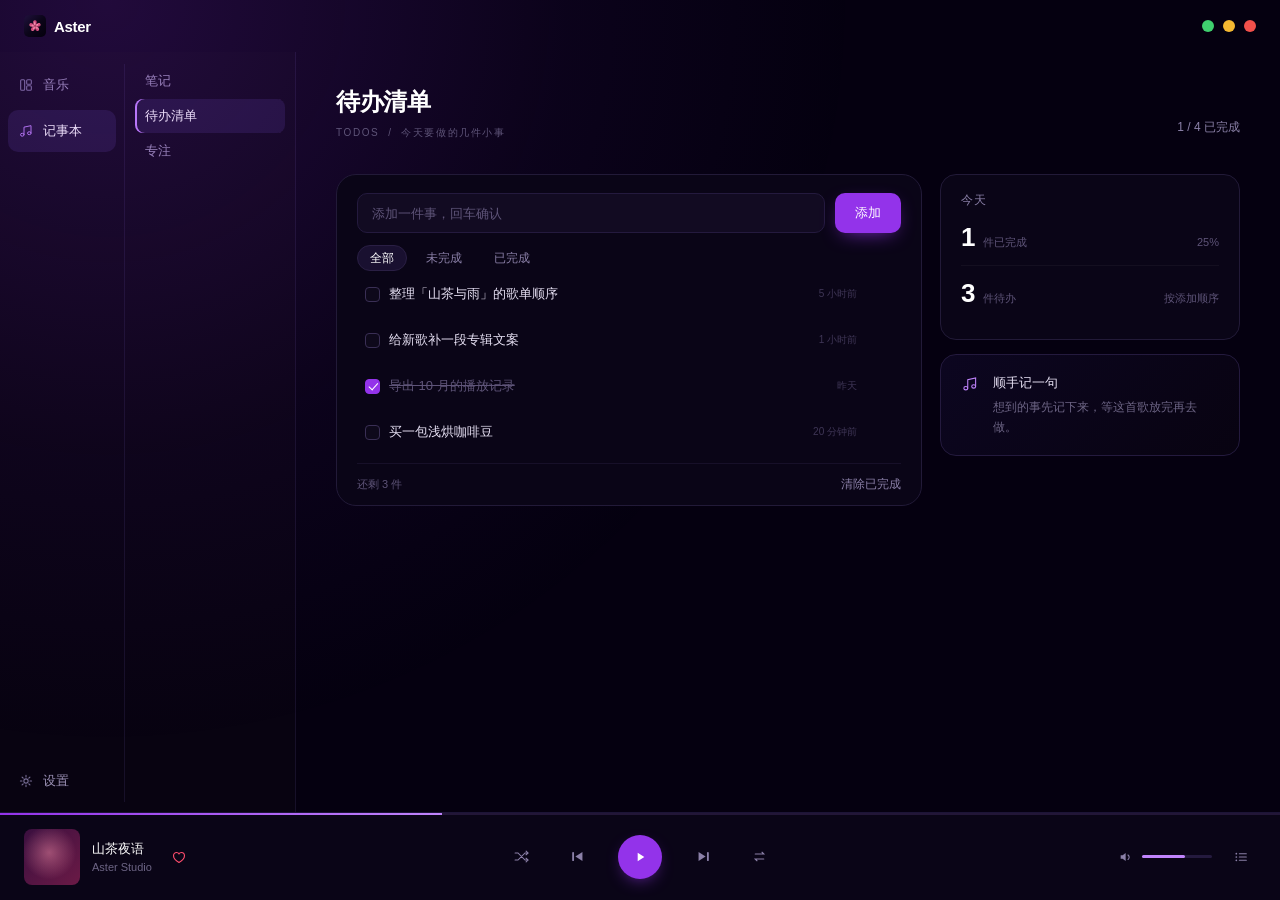
<file: Design/todos.html>
<!DOCTYPE html>
<html lang="zh-CN">
<head>
<meta charset="UTF-8">
<meta name="viewport" content="width=device-width, initial-scale=1">
<title>待办清单 · Aster</title>
<link rel="stylesheet" href="styles.css">
<script>document.documentElement.classList.toggle('no-vt', !(("onpagereveal" in window) && location.protocol !== "file:"));</script>
</head>
<body data-page="todos">

<script src="sprite.js"></script>

<div class="app">

  <header class="titlebar">
    <a class="brand" href="index.html">
      <svg class="mark" viewBox="0 0 512 512"><use href="#app-icon"/></svg>
      Aster
    </a>
    <div class="win-controls">
        <button class="wc wc-green" data-wc="max" title="进入全屏" aria-label="进入全屏">
          <svg class="ico-enter" viewBox="0 0 8 8"><path d="M1.5 1.5H4.4L1.5 4.4V1.5Z" fill="#0B2A16"/><path d="M6.5 6.5H3.6L6.5 3.6V6.5Z" fill="#0B2A16"/></svg>
          <svg class="ico-exit" viewBox="0 0 8 8"><path d="M4.5 3.5V1.2L1.2 4.5H3.5V3.5H4.5ZM3.5 4.5V6.8L6.8 3.5H4.5V4.5H3.5Z" fill="#0B2A16"/></svg>
        </button>
        <button class="wc wc-yellow" data-wc="min" title="缩小" aria-label="缩小">
          <svg viewBox="0 0 8 8"><path d="M2 4h4" stroke="#2A1D02" stroke-width="1.3" stroke-linecap="round" fill="none"/></svg>
        </button>
        <button class="wc wc-red" data-wc="close" title="关闭" aria-label="关闭">
          <svg viewBox="0 0 8 8"><path d="M2.2 2.2l3.6 3.6M5.8 2.2L2.2 5.8" stroke="#310604" stroke-width="1.15" stroke-linecap="round" fill="none"/></svg>
        </button>
      </div>
  </header>

  <div class="body">

    <aside class="sidebar">

      <nav class="rail">
        <button class="rail-item" type="button" data-section="music">
          <svg class="icon"><use href="#i-library"/></svg><span>音乐</span>
        </button>
        <button class="rail-item on" type="button" data-section="notes">
          <svg class="icon"><use href="#i-note"/></svg><span>记事本</span>
        </button>
        <a class="rail-item rail-bottom" href="settings.html">
          <svg class="icon"><use href="#i-settings"/></svg><span>设置</span>
        </a>
      </nav>

      <div class="subpanel" data-section="music" hidden>
        <a href="index.html">发现</a>
        <a href="playlist.html">音乐库</a>
        <a href="playlist.html">收藏</a>
        <a href="playlist.html">最近播放</a>
        <div class="sub-label">我的歌单</div>
        <a href="playlist.html"><span class="pl-thumb" style="background:linear-gradient(135deg,#3A1A6B,#8B2D6B)"></span>深夜紫调</a>
        <a href="playlist.html"><span class="pl-thumb" style="background:linear-gradient(135deg,#241046,#C33C71)"></span>山茶与雨</a>
        <a href="playlist.html"><span class="pl-thumb" style="background:linear-gradient(135deg,#141033,#4B2A8F)"></span>只放给凌晨</a>
        <a href="playlist.html"><span class="pl-thumb" style="background:linear-gradient(135deg,#2B0E2A,#E0617F)"></span>Lo-Fi 房间</a>
      </div>

      <div class="subpanel" data-section="notes">
        <a href="notes.html">笔记</a>
        <a href="todos.html" class="on">待办清单</a>
        <a href="focus.html">专注</a>
      </div>
    </aside>

    <main class="content">

      <div class="page-head">
        <div>
          <h1>待办清单</h1>
          <p>TODOS&nbsp;&nbsp;/&nbsp;&nbsp;今天要做的几件小事</p>
        </div>
        <span class="page-link" id="todoSummary">0 / 0 已完成</span>
      </div>

      <div class="todo-grid">
        <div class="todo-card">
        <div class="todo-input">
          <input id="todoInput" type="text" placeholder="添加一件事，回车确认"
                 autocomplete="off" spellcheck="false">
          <button class="btn btn-primary" id="todoAdd">添加</button>
        </div>

        <div class="filters" id="todoFilters">
          <button class="chip on" data-filter="all">全部</button>
          <button class="chip" data-filter="open">未完成</button>
          <button class="chip" data-filter="done">已完成</button>
        </div>

        <div id="todoList"></div>

        <div class="todo-foot">
          <span id="todoFoot">还没有待办</span>
          <span class="link" id="todoClear">清除已完成</span>
        </div>
        </div>

        <aside class="focus-side">
          <div class="stat-card">
            <h4>今天</h4>
            <div class="stat-row">
              <span class="stat-num" id="todoDone">0</span>
              <span class="stat-unit">件已完成</span>
              <span class="stat-label" id="todoRate">0%</span>
            </div>
            <div class="stat-row">
              <span class="stat-num" id="todoOpen">0</span>
              <span class="stat-unit">件待办</span>
              <span class="stat-label">按添加顺序</span>
            </div>
          </div>

          <div class="focus-tip">
            <svg class="icon"><use href="#i-note"/></svg>
            <p><strong>顺手记一句</strong>想到的事先记下来，等这首歌放完再去做。</p>
          </div>
        </aside>
      </div>

    </main>
  </div>

  <footer class="playerbar" id="playerbar">
    <div class="pb-progress"><div class="fill"></div></div>
    <div class="pb-left">
      <a href="now-playing.html" class="pb-cover" title="打开正在播放"></a>
      <div class="pb-meta">
        <strong id="pb-title">山茶夜语</strong>
        <span id="pb-artist">Aster Studio</span>
      </div>
      <button class="icon-btn liked" data-like aria-label="喜欢">
        <svg class="icon"><use href="#i-heart"/></svg>
      </button>
    </div>
    <div class="pb-center">
      <button class="icon-btn" aria-label="随机播放"><svg class="icon"><use href="#i-shuffle"/></svg></button>
      <button class="icon-btn" data-prev aria-label="上一首"><svg class="icon"><use href="#i-prev"/></svg></button>
      <button class="play-btn" data-toggle aria-label="播放/暂停">
        <svg class="icon icon-play"><use href="#i-play"/></svg>
        <svg class="icon icon-pause"><use href="#i-pause"/></svg>
      </button>
      <button class="icon-btn" data-next aria-label="下一首"><svg class="icon"><use href="#i-next"/></svg></button>
      <button class="icon-btn" aria-label="循环"><svg class="icon"><use href="#i-repeat"/></svg></button>
    </div>
    <div class="pb-right">
      <div class="volume">
        <svg class="icon"><use href="#i-volume"/></svg>
        <div class="vol-track"><i></i></div>
      </div>
      <button class="icon-btn" aria-label="播放歌曲列表" data-queue title="播放队列"><svg class="icon"><use href="#i-queue"/></svg></button>
    </div>
  </footer>

</div>

<script src="app.js"></script>
<script src="tools.js"></script>
</body>
</html>
</file>
<file: Design/styles.css>
/* ============================================================
   Aster — 桌面音乐应用 / 视觉样式
   紫黑基调 · 山茶花图标 · 单页承载多页面原型
   ============================================================ */

:root{
  /* 底色 */
  --bg:            #050010;
  --panel:         #080311;
  --card:          #0A0517;
  --card-2:        #0E0820;
  --card-3:        #150D28;

  /* 描边 */
  --stroke:        #221A38;
  --stroke-soft:   #171029;
  --stroke-strong: #2A1F44;

  /* 品牌色 */
  --purple:        #9333EA;
  --purple-l:      #C084FC;
  --purple-glow:   #A855F7;
  --rose:          #FF4D6D;
  --rose-soft:     #FF6B8A;
  --gold:          #FFC46B;
  --amber:         #FFB454;

  /* 文字 */
  --text:          #FFFFFF;
  --text-2:        #A8A8C2;
  --text-3:        #6C6484;
  --text-4:        #5E5478;

  --r-xl: 22px;
  --r-lg: 20px;
  --r-md: 16px;
  --r-sm: 10px;

  --ease: cubic-bezier(.22,.61,.36,1);
}

*{ box-sizing: border-box; }

html,body{
  height:100%;
  margin:0;
  background: var(--bg);
}

body{
  font-family: "Inter", "Inter Tight", "Segoe UI", "Noto Sans SC", "PingFang SC",
               "HarmonyOS Sans SC", "Microsoft YaHei", -apple-system, BlinkMacSystemFont, sans-serif;
  color: var(--text);
  font-size: 14px;
  -webkit-font-smoothing: antialiased;
  text-rendering: optimizeLegibility;
}

a{ color: inherit; text-decoration: none; }

/* 图标精灵（由 sprite.js 注入）与通用图标尺寸 */
.sprite{ position:absolute; width:0; height:0; overflow:hidden; }
.icon{ width:16px; height:16px; display:inline-block; vertical-align:middle; flex:0 0 auto; }
button{ font-family: inherit; border:0; background:none; color:inherit; cursor:pointer; padding:0; }
::selection{ background: rgba(147,51,234,.4); }

/* 滚动条 */
::-webkit-scrollbar{ width:10px; height:10px; }
::-webkit-scrollbar-track{ background: transparent; }
::-webkit-scrollbar-thumb{ background:#221A38; border-radius:5px; border:3px solid transparent; background-clip: content-box; }
::-webkit-scrollbar-thumb:hover{ background:#332a52; background-clip: content-box; }

/* ============================================================
   应用外壳
   ============================================================ */
.app{
  height:100vh;
  display:flex;
  flex-direction:column;
  background: var(--bg);
  overflow:hidden;
}

/* 顶栏 */
.titlebar{
  height:52px;
  flex:0 0 52px;
  display:flex;
  align-items:center;
  justify-content:space-between;
  padding:0 24px;
  position:relative;
  z-index:20;
}
.brand{
  display:flex;
  align-items:center;
  gap:8px;
  font-family:"Inter Tight","Inter","Segoe UI",sans-serif;
  font-weight:600;
  font-size:15px;
  letter-spacing:-.02em;
}
.brand .mark{ width:22px; height:22px; display:block; }

/* 窗口控制：绿 = 缩小，黄 = 全屏，红 = 关闭 */
.win-controls{ display:flex; align-items:center; gap:9px; }
.wc{
  width:12px; height:12px;
  border-radius:50%;
  display:flex; align-items:center; justify-content:center;
  padding:0;
  transition: transform .16s var(--ease), filter .16s var(--ease);
}
.wc svg{ width:8px; height:8px; opacity:0; transition: opacity .14s var(--ease); }
.win-controls:hover .wc svg{ opacity:.82; }
.wc:hover{ filter:brightness(1.12); }
.wc:active{ transform: scale(.9); }
.wc-green{ background:#3FCF6E; }
.wc-yellow{ background:#F5B831; }
.wc-red{ background:#F2504B; }

/* 主体 */
.body{
  flex:1;
  min-height:0;
  display:flex;
  position:relative;
}

/* ============================================================
   侧边栏
   ============================================================ */
.sidebar{
  width:296px;
  flex:0 0 296px;
  background: var(--panel);
  border-right:1px solid var(--stroke-soft);
  display:flex;
  flex-direction:row;
  padding:12px 0 10px;
  overflow:hidden;
}
.pl-thumb{
  width:20px; height:20px; border-radius:5px; flex:0 0 20px;
}

.side-bottom{ margin-top:auto; padding:8px 16px 0; }
.side-bottom a{
  display:flex; align-items:center; gap:10px;
  height:40px; padding:0 12px; border-radius:10px;
  font-size:13px; color:#9A90B4;
  transition: background .16s var(--ease);
}
.side-bottom a:hover{ background: rgba(255,255,255,.03); }
.side-bottom .icon{ width:16px; height:16px; color:#7A7099; }

/* ============================================================
   内容区
   ============================================================ */
.content{
  flex:1;
  min-width:0;
  overflow-y:auto;
  padding:0 40px 36px;
  position:relative;
}
.content::before{
  content:"";
  position:fixed;
  left:0; top:0;
  width:900px; height:760px;
  background: radial-gradient(circle at 12% 0%, rgba(147,51,234,.20), rgba(120,40,200,.06) 42%, transparent 68%);
  pointer-events:none;
  z-index:0;
}
.content > *{ position:relative; z-index:1; }

.content-head{
  display:flex;
  align-items:flex-start;
  justify-content:space-between;
  gap:24px;
  padding-top:26px;
  margin-bottom:26px;
}
.greeting{
  margin:0 0 6px;
  font-size:12.5px;
  color:#8B80A8;
  letter-spacing:.02em;
}
h1.page-title{
  margin:0;
  font-size:29px;
  font-weight:700;
  letter-spacing:-.01em;
  line-height:1.25;
}
.head-actions{ display:flex; align-items:center; gap:20px; padding-top:2px; }

.search{
  display:flex;
  align-items:center;
  gap:10px;
  width:310px;
  height:36px;
  padding:0 14px;
  border-radius:18px;
  background:#120B22;
  border:1px solid #241A3E;
  transition: border-color .18s var(--ease), background .18s var(--ease);
}
.search:focus-within{ border-color: rgba(147,51,234,.55); background:#150D28; }
.search .icon{ width:14px; height:14px; color:#6C6484; flex:0 0 14px; }
.search input{
  flex:1; min-width:0;
  background:none; border:0; outline:0;
  color: var(--text);
  font-size:12.5px;
  font-family:inherit;
}
.search input::placeholder{ color:#6C6484; }
.search kbd{
  font-family:"Inter",sans-serif;
  font-size:10.5px;
  color:#4A4160;
  border:1px solid #2A2046;
  border-radius:5px;
  padding:1px 5px;
  line-height:1.4;
}
.avatar{
  width:30px; height:30px; border-radius:50%;
  background: linear-gradient(135deg,#9333EA,#FF4D6D);
  box-shadow: 0 0 0 1px #3A2C5E;
  flex:0 0 30px;
}

/* ---------- 精选横幅 ---------- */
.hero{
  position:relative;
  height:250px;
  border-radius: var(--r-lg);
  border:1px solid #3A2760;
  overflow:hidden;
  display:flex;
  align-items:center;
  justify-content:space-between;
  padding:0 32px;
  background-image:
    radial-gradient(circle at 88% 120%, rgba(255,77,109,.22), transparent 55%),
    linear-gradient(135deg,#380957 0%, #1C082E 52%, #5C1749 100%);
}
.hero-copy{ position:relative; z-index:2; }
.hero-tag{
  margin:0 0 6px;
  font-size:10.5px;
  font-weight:600;
  letter-spacing:.2em;
  color:#D8B4FE;
}
.hero h2{
  margin:0 0 14px;
  font-size:40px;
  font-weight:700;
  letter-spacing:-.02em;
  line-height:1.1;
}
.hero p{
  margin:0 0 22px;
  max-width:400px;
  font-size:13px;
  line-height:1.65;
  color:#B9AECF;
  white-space:pre-line;
}
.hero-actions{ display:flex; gap:12px; }
.btn{
  display:inline-flex;
  align-items:center;
  gap:8px;
  height:42px;
  padding:0 24px;
  border-radius:21px;
  font-size:13px;
  font-weight:500;
  transition: transform .16s var(--ease), background .16s var(--ease), box-shadow .2s var(--ease);
}
.btn .icon{ width:14px; height:14px; }
.btn-primary{
  background: var(--purple);
  color:#fff;
  box-shadow: 0 6px 20px -8px rgba(147,51,234,.9);
}
.btn-primary:hover{ background:#9F46F0; box-shadow:0 8px 26px -8px rgba(168,85,247,.95); }
.btn-ghost{
  background:#150A28;
  border:1px solid #4A3A70;
  color:#C9BCE4;
}
.btn-ghost:hover{ background:#1D1033; }
.btn:active{ transform: translateY(1px); }

.hero-art{
  position:relative;
  width:192px; height:192px;
  border-radius: var(--r-md);
  border:1px solid #5A3A78;
  overflow:hidden;
  flex:0 0 192px;
  background-image:
    radial-gradient(circle at 44% 42%, rgba(255,150,175,.40), rgba(255,90,130,.12) 44%, transparent 64%),
    linear-gradient(135deg,#380957 0%, #1C082E 48%, #6E1B50 100%);
  transition: transform .4s var(--ease);
}
.hero:hover .hero-art{ transform: scale(1.02) rotate(-.6deg); }
.art-ring{
  position:absolute; inset:34%;
  border:1px solid rgba(255,255,255,.28);
  border-radius:50%;
}

/* ---------- 分区标题 ---------- */
.section-head{
  display:flex;
  align-items:baseline;
  justify-content:space-between;
  margin:34px 0 20px;
}
.section-head h3{
  margin:0;
  font-size:17px;
  font-weight:600;
  letter-spacing:-.01em;
}
.section-head a{ font-size:12px; color:#7A7099; transition: color .16s var(--ease); }
.section-head a:hover{ color: var(--purple-l); }

/* ---------- 专辑卡片 ---------- */
.cards{
  display:grid;
  grid-template-columns: repeat(5, minmax(0,1fr));
  gap:20px;
}
.card{ display:block; }
.card .cover{
  position:relative;
  aspect-ratio:1;
  border-radius:14px;
  border:1px solid #2A1F44;
  overflow:hidden;
  transition: transform .28s var(--ease), box-shadow .28s var(--ease);
}
.card:hover .cover{
  transform: translateY(-4px);
  box-shadow: 0 18px 40px -18px rgba(0,0,0,.9), 0 0 0 1px rgba(192,132,252,.18);
}
.card .cover::after{
  content:"";
  position:absolute; inset:0;
  background: linear-gradient(180deg, transparent 55%, rgba(5,0,16,.35));
  opacity:0;
  transition: opacity .28s var(--ease);
}
.card:hover .cover::after{ opacity:1; }
.card .play-fab{
  position:absolute;
  right:12px; bottom:12px;
  width:38px; height:38px;
  border-radius:50%;
  background: var(--purple);
  display:flex; align-items:center; justify-content:center;
  opacity:0;
  transform: translateY(6px);
  transition: opacity .24s var(--ease), transform .24s var(--ease);
  box-shadow:0 8px 20px -8px rgba(0,0,0,.8);
  z-index:2;
}
.card .play-fab .icon{ width:14px; height:14px; }
.card:hover .play-fab{ opacity:1; transform:none; }
.card h4{
  margin:12px 0 4px;
  font-size:13px;
  font-weight:500;
  color:#fff;
}
.card span{
  font-size:11.5px;
  color:#6C6484;
}

/* 封面渐变（与设计稿一致） */
.c1{ background-image: radial-gradient(circle at 78% 82%, rgba(255,120,155,.40), rgba(255,77,109,0) 62%), linear-gradient(135deg,#241040,#5C214A); }
.c2{ background-image: radial-gradient(circle at 12% 8%, rgba(216,180,254,.30), rgba(147,51,234,0) 60%), linear-gradient(135deg,#14080F,#6B2157); }
.c3{ background-image: radial-gradient(circle at 55% 88%, rgba(140,90,255,.42), rgba(120,60,220,0) 62%), linear-gradient(135deg,#0D0821,#361E6B); }
.c4{ background-image: radial-gradient(circle at 22% 55%, rgba(255,150,165,.28), rgba(255,120,140,0) 58%), linear-gradient(135deg,#1C081C,#75335C); }
.c5{ background-image: radial-gradient(circle at 60% 12%, rgba(190,150,255,.36), rgba(140,80,230,0) 60%), linear-gradient(135deg,#0D0824,#4F2985); }

/* ============================================================
   播放条
   ============================================================ */
.playerbar{
  position:relative;
  flex:0 0 88px;
  height:88px;
  background: var(--card);
  border-top:1px solid #1C1436;
  display:flex;
  align-items:center;
  padding:0 24px;
  z-index:15;
}
.pb-progress{
  position:absolute;
  top:0; left:0; right:0;
  height:2px;
  background:#221637;
}
.pb-progress .fill{
  height:100%;
  width:43%;
  background: linear-gradient(90deg,#9333EA,#C084FC);
  position:relative;
}
.pb-progress .fill::after{
  content:"";
  position:absolute;
  right:-4px; top:-3px;
  width:8px; height:8px;
  border-radius:50%;
  background:#fff;
  opacity:0;
  transition: opacity .2s var(--ease);
}
.playerbar:hover .pb-progress .fill::after{ opacity:1; }

.pb-left{
  display:flex;
  align-items:center;
  gap:12px;
  min-width:0;
  flex:1;
}
.pb-cover{
  width:56px; height:56px;
  border-radius:8px;
  flex:0 0 56px;
  background-image:
    radial-gradient(circle at 45% 42%, rgba(255,150,175,.45), transparent 60%),
    linear-gradient(135deg,#3A0F3F,#6B1A46);
}
.pb-meta{ min-width:0; }
.pb-meta strong{
  display:block;
  font-size:13px;
  font-weight:500;
  white-space:nowrap;
  overflow:hidden;
  text-overflow:ellipsis;
}
.pb-meta span{
  display:block;
  font-size:11px;
  color:#6C6484;
  margin-top:3px;
  white-space:nowrap;
  overflow:hidden;
  text-overflow:ellipsis;
}
.icon-btn{
  width:30px; height:30px;
  display:flex; align-items:center; justify-content:center;
  border-radius:50%;
  color:#8B80A8;
  transition: color .16s var(--ease), background .16s var(--ease);
}
.icon-btn:hover{ color:#E8E2F5; background: rgba(255,255,255,.05); }
.icon-btn .icon{ width:16px; height:16px; }
.icon-btn.liked{ color: var(--rose); }
.icon-btn.liked .icon path{ fill: rgba(255,77,109,.18); }

.pb-center{
  display:flex;
  align-items:center;
  gap:26px;
  flex:0 0 auto;
}
.pb-center .icon-btn .icon{ width:17px; height:17px; }
.play-btn{
  width:44px; height:44px;
  border-radius:50%;
  background: var(--purple);
  display:flex; align-items:center; justify-content:center;
  box-shadow: 0 6px 18px -8px rgba(147,51,234,.9);
  transition: background .16s var(--ease), transform .16s var(--ease);
}
.play-btn:hover{ background:#9F46F0; }
.play-btn:active{ transform: scale(.96); }
.play-btn .icon{ width:16px; height:16px; }
.play-btn .icon-pause{ display:none; }
.playing .play-btn .icon-play{ display:none; }
.playing .play-btn .icon-pause{ display:block; }
/* 无播放条的页面（正在播放）由根节点承担播放状态 */
.is-playing .play-btn .icon-play{ display:none; }
.is-playing .play-btn .icon-pause{ display:block; }

.pb-right{
  display:flex;
  align-items:center;
  gap:14px;
  flex:1;
  justify-content:flex-end;
}
.volume{
  display:flex; align-items:center; gap:8px;
  color:#8B80A8;
}
.volume .icon{ width:16px; height:16px; }
.vol-track{
  width:70px; height:3px; border-radius:2px;
  background:#241A3E;
  position:relative;
}
.vol-track i{
  position:absolute; inset:0 auto 0 0;
  width:62%;
  border-radius:2px;
  background: var(--purple-l);
}

/* ============================================================
   02 正在播放
   ============================================================ */
.np{
  height:100vh;
  display:flex;
  flex-direction:column;
  overflow:hidden;
  position:relative;
}
.np::before,
.np::after{
  content:"";
  position:absolute;
  border-radius:50%;
  pointer-events:none;
}
.np::before{
  width:1100px; height:900px;
  left:-240px; top:340px;
  background: radial-gradient(circle, rgba(147,51,234,.30), rgba(90,26,150,.05) 50%, transparent 70%);
}
.np::after{
  width:1000px; height:900px;
  right:-120px; top:-420px;
  background: radial-gradient(circle, rgba(255,77,109,.20), rgba(150,50,100,.04) 50%, transparent 70%);
}
.np-head{
  position:relative; z-index:5;
  height:56px; flex:0 0 56px;
  display:flex; align-items:center; gap:14px;
  padding:0 26px;
}
.np-head .back{
  width:30px; height:30px;
  display:flex; align-items:center; justify-content:center;
  border-radius:50%;
  color:#C9BCE4;
  transition: background .16s var(--ease);
}
.np-head .back:hover{ background: rgba(255,255,255,.05); }
.np-head .back .icon{ width:18px; height:18px; }
.np-head .crumb{ font-size:12.5px; color:#8B80A8; }
.np-head .win-controls{ margin-left:auto; }

.np-body{
  position:relative; z-index:4;
  flex:1; min-height:0;
  display:grid;
  grid-template-columns: 420px minmax(0,1fr);
  gap:140px;
  padding:52px 100px 40px;
  align-items:start;
}
.np-left{ width:420px; }
.np-art{
  position:relative;
  width:420px; height:420px;
  border-radius: var(--r-xl);
  border:1px solid #5A3A78;
  overflow:hidden;
  background-image:
    radial-gradient(circle at 42% 40%, rgba(255,150,175,.55), rgba(255,90,130,.14) 45%, transparent 66%),
    linear-gradient(135deg,#3D0F57 0%, #1E0833 46%, #7A1F52 100%);
  box-shadow: 0 40px 90px -40px rgba(0,0,0,.95);
}
.np-art .art-ring{ inset:34%; border-color: rgba(255,255,255,.26); }

.np-title{
  margin:26px 0 8px;
  font-size:34px;
  font-weight:700;
  letter-spacing:-.02em;
}
.np-artist{ margin:0; font-size:13.5px; color:#8B80A8; }

.np-progress{ margin-top:30px; }
.range{
  position:relative;
  height:3px;
  border-radius:2px;
  background:#2A2046;
  cursor:pointer;
}
.range .fill{
  position:absolute; inset:0 auto 0 0;
  border-radius:2px;
  background: linear-gradient(90deg,#9333EA,#FF9AAB);
}
.range .knob{
  position:absolute;
  top:50%; width:10px; height:10px;
  border-radius:50%; background:#fff;
  transform: translate(-50%,-50%);
  box-shadow: 0 0 0 4px rgba(255,255,255,.08);
}
.range-time{
  display:flex; justify-content:space-between;
  margin-top:12px;
  font-size:11px;
  color:#6C6484;
  font-variant-numeric: tabular-nums;
}

.np-controls{
  display:flex;
  align-items:center;
  gap:26px;
  margin-top:28px;
}
.np-controls .icon-btn .icon{ width:18px; height:18px; }
.np-controls .play-btn{ width:64px; height:64px; }
.np-controls .play-btn .icon{ width:22px; height:22px; }
.np-controls .spacer{ flex:1; }

.np-right{ min-width:0; }
.lyrics-label{
  font-size:10px; letter-spacing:.2em; color:#5E5478;
  font-weight:500; margin:0 0 26px;
}
.lyrics{ display:flex; flex-direction:column; gap:18px; }
.lyric{
  position:relative;
  font-size:17px;
  line-height:1.5;
  color:#4E4568;
  cursor:pointer;
  transition: color .28s var(--ease), transform .28s var(--ease);
  padding-left:0;
}
.lyric:hover{ color:#8B80A8; }
.lyric.near{ color:#6B6088; }
.lyric.active{
  font-size:24px;
  font-weight:500;
  color:#fff;
  letter-spacing:-.01em;
}
.lyric.active::before{
  content:"";
  position:absolute;
  left:-32px; top:50%;
  transform: translateY(-50%);
  width:3px; height:26px;
  border-radius:2px;
  background: var(--purple-glow);
}

.np-queue{ margin-top:34px; border-top:1px solid var(--stroke-soft); padding-top:20px; }
.np-queue .section-head{ margin:0 0 16px; }
.np-queue .section-head h3{ font-size:12px; color:#8B80A8; font-weight:500; }
.np-queue .section-head span{ font-size:11px; color:#5E5478; }
.q-row{
  display:flex; align-items:center; gap:14px;
  padding:9px 10px; margin:0 -10px;
  border-radius:10px;
  cursor:pointer;
  transition: background .16s var(--ease);
}
.q-row:hover{ background: rgba(255,255,255,.03); }
.q-cover{ width:38px; height:38px; border-radius:8px; flex:0 0 38px; }
.q-meta{ flex:1; min-width:0; }
.q-meta strong{ display:block; font-size:13px; font-weight:500; }
.q-meta span{ display:block; font-size:10.5px; color:#5E5478; margin-top:2px; }
.q-time{ font-size:11px; color:#5E5478; font-variant-numeric: tabular-nums; }

/* ============================================================
   03 歌单详情
   ============================================================ */
.pk-head{
  display:flex;
  align-items:flex-start;
  gap:28px;
  padding-top:26px;
}
.pk-cover{
  width:168px; height:168px;
  border-radius: var(--r-md);
  border:1px solid #4A3568;
  flex:0 0 168px;
  position:relative;
  overflow:hidden;
  background-image:
    radial-gradient(circle at 40% 42%, rgba(255,160,180,.45), transparent 62%),
    linear-gradient(135deg,#1E0C38 0%, #4D1949 55%, #6B2347 100%);
}
.pk-cover .art-ring{ inset:31%; border-color: rgba(255,255,255,.24); }
.pk-info{ min-width:0; padding-top:4px; }
.pk-type{
  margin:0 0 8px;
  font-size:10px; font-weight:600;
  letter-spacing:.2em;
  color: var(--purple-l);
}
.pk-info h1{
  margin:0 0 12px;
  font-size:42px;
  font-weight:700;
  letter-spacing:-.025em;
  line-height:1.1;
}
.pk-desc{ margin:0 0 12px; font-size:13px; color:#A8A8C2; max-width:620px; line-height:1.6; }
.pk-meta{ margin:0 0 20px; font-size:11.5px; color:#6C6484; }
.pk-actions{ display:flex; align-items:center; gap:12px; }
.btn-sm{ height:40px; padding:0 20px; border-radius:20px; font-size:13px; }

.tracks{ margin-top:34px; }
.tr-head,
.tr-row{
  display:grid;
  grid-template-columns: 46px minmax(0,1fr) 300px 92px;
  align-items:center;
}
.tr-head{
  height:34px;
  font-size:10.5px;
  color:#5E5478;
  border-bottom:1px solid var(--stroke-soft);
  letter-spacing:.02em;
}
.tr-head .num{ padding-left:6px; }
.tr-row{
  height:56px;
  border-radius:10px;
  transition: background .14s var(--ease);
  cursor:pointer;
  position:relative;
}
.tr-row:hover{ background: rgba(255,255,255,.035); }
.tr-row .num{
  padding-left:8px;
  font-size:11px;
  color:#5E5478;
  font-variant-numeric: tabular-nums;
}
.tr-cell{ display:flex; align-items:center; gap:14px; min-width:0; }
.tr-cover{ width:36px; height:36px; border-radius:6px; flex:0 0 36px; }
.tr-name{
  font-size:13px; color:#E8E2F5;
  white-space:nowrap; overflow:hidden; text-overflow:ellipsis;
}
.tr-album{ font-size:12px; color:#6C6484; white-space:nowrap; overflow:hidden; text-overflow:ellipsis; }
.tr-dur{ font-size:11px; color:#5E5478; font-variant-numeric: tabular-nums; text-align:left; padding-left:4px; }
.tr-row.active .tr-name{ color: var(--purple-l); font-weight:500; }
.tr-row.active .num{ visibility:hidden; }
.tr-row .eq{
  position:absolute;
  left:10px; top:50%;
  transform:translateY(-50%);
  display:none;
}
.tr-row.active .eq{ display:flex; }

/* 跳动均衡器 */
.eq{ display:flex; align-items:flex-end; gap:2px; height:14px; }
.eq i{
  width:3px; border-radius:2px; background: var(--purple-l);
  animation: eq 1s ease-in-out infinite;
}
.eq i:nth-child(1){ height:6px; animation-delay:0s; }
.eq i:nth-child(2){ height:12px; animation-delay:.18s; }
.eq i:nth-child(3){ height:8px; animation-delay:.36s; }
@keyframes eq{
  0%,100%{ transform: scaleY(.55); }
  50%{ transform: scaleY(1); }
}
.paused .eq i{ animation-play-state: paused; }

/* ============================================================
   04 组件与状态
   ============================================================ */
.page-head{ padding-top:34px; margin-bottom:34px; display:flex; align-items:flex-end; justify-content:space-between; gap:24px; }
.page-link{ font-size:12px; color:#8B80A8; padding-bottom:3px; border-bottom:1px solid transparent; transition:color .16s var(--ease), border-color .16s var(--ease); white-space:nowrap; }
.page-link:hover{ color:#C9BCE4; border-color:#4A3A70; }
.page-head h1{
  margin:0 0 8px;
  font-size:24px;
  font-weight:700;
  letter-spacing:-.02em;
}
.page-head p{
  margin:0;
  font-size:10px;
  letter-spacing:.16em;
  color:#5E5478;
  font-weight:500;
}

.spec-cols{
  display:grid;
  grid-template-columns: 1.12fr 1fr .86fr;
  gap:32px;
  align-items:start;
}
.spec-col{ display:flex; flex-direction:column; gap:26px; }
.spec-label{
  margin:0 0 10px;
  font-size:10px;
  letter-spacing:.1em;
  color:#8B80A8;
}
.spec{
  background: var(--card);
  border:1px solid var(--stroke);
  border-radius: var(--r-md);
  overflow:hidden;
}

/* 迷你播放器 */
.mini{
  display:flex;
  align-items:center;
  gap:18px;
  padding:18px;
}
.mini .cover{
  width:92px; height:92px; border-radius:10px; flex:0 0 92px;
  background-image:
    radial-gradient(circle at 45% 40%, rgba(255,150,175,.42), transparent 60%),
    linear-gradient(135deg,#3A0F3F,#6B1A46);
}
.mini-body{ flex:1; min-width:0; }
.mini-title{ font-size:13.5px; font-weight:500; }
.mini-artist{ font-size:11px; color:#6C6484; margin-top:3px; }
.mini-bar{
  height:3px; border-radius:2px; background:#241A3E;
  margin:14px 0 12px; position:relative;
}
.mini-bar i{
  position:absolute; inset:0 auto 0 0; width:39%;
  border-radius:2px;
  background: linear-gradient(90deg,#9333EA,#FF9AAB);
}
.mini-ctrl{ display:flex; align-items:center; gap:10px; }
.mini-ctrl .icon-btn{ width:24px; height:24px; }
.mini-ctrl .icon-btn .icon{ width:13px; height:13px; }
.mini-ctrl .play-btn{ width:26px; height:26px; }
.mini-ctrl .play-btn .icon{ width:10px; height:10px; }
.mini-time{ margin-left:auto; font-size:10px; color:#5E5478; font-variant-numeric: tabular-nums; }

/* 桌面歌词条 */
.lyricbar{
  display:flex; align-items:center; gap:16px;
  padding:16px 20px;
  border-radius:14px;
  background:#120A24;
  border:1px solid #2E2150;
}
.lyricbar .mark{ width:14px; height:14px; color:var(--purple-l); flex:0 0 14px; }
.lyric-main{ font-size:15px; font-weight:500; }
.lyric-sub{ font-size:10px; color:#5E5478; margin-top:5px; font-style:italic; }

/* Toast */
.toast{
  display:flex; align-items:center; gap:14px;
  padding:14px 18px;
  border-radius:12px;
  background:#1A1030;
  border:1px solid #3A2B5E;
  box-shadow: 0 20px 40px -24px rgba(0,0,0,.9);
}
.toast .icon{ width:18px; height:18px; color:var(--purple-l); flex:0 0 18px; }
.toast span{ font-size:12.5px; }
.toast button{ margin-left:auto; font-size:12.5px; font-weight:500; color:var(--purple-l); }

/* 空状态 */
.empty{
  display:flex;
  gap:22px;
  padding:34px 28px;
  border-radius: var(--r-md);
  background:#0A0517;
  border:1px solid var(--stroke);
  align-items:flex-start;
}
.empty .icon{ width:44px; height:44px; color:#4A4160; flex:0 0 44px; }
.empty h4{ margin:4px 0 8px; font-size:15px; font-weight:500; }
.empty p{ margin:0 0 18px; font-size:12px; line-height:1.6; color:#6C6484; max-width:330px; }
.btn-mini{
  display:inline-flex; align-items:center;
  height:34px; padding:0 18px;
  border-radius:17px;
  background:#1E1236;
  border:1px solid #4A3A70;
  font-size:12px; font-weight:500; color:#C9BCE4;
  transition: background .16s var(--ease);
}
.btn-mini:hover{ background:#261741; }

/* 右键菜单 */
.menu{
  width:250px;
  padding:10px 0;
  border-radius:12px;
  background:#150D28;
  border:1px solid #352A54;
  box-shadow: 0 30px 60px -30px rgba(0,0,0,.95);
}
.menu a{
  display:block;
  padding:9px 18px;
  font-size:12.5px;
  color:#C9BCE4;
  transition: background .14s var(--ease);
}
.menu a:hover{ background: rgba(255,255,255,.05); }
.menu a.danger{ color: var(--rose-soft); }
.menu hr{ border:0; height:1px; background:#2A2046; margin:8px 12px; }

/* 列表卡（队列） */
.listcard{
  padding:16px 18px 10px;
  border-radius:14px;
  background:#0E0820;
  border:1px solid #2A1F44;
}
.listcard .lc-head{
  display:flex; align-items:center; justify-content:space-between;
  margin-bottom:10px;
}
.listcard .lc-head strong{ font-size:12px; font-weight:500; color:#8B80A8; }
.listcard .lc-head span{ font-size:11px; color:#5E5478; cursor:pointer; }
.listcard .q-row{ padding:8px; margin:0 -8px; }

/* 设置行 */
.setting{
  display:flex; align-items:center; gap:20px;
  padding:14px 18px;
}
.setting + .setting{ border-top:1px solid rgba(255,255,255,.04); }
.setting .txt{ flex:1; min-width:0; }
.setting strong{ display:block; font-size:12.5px; font-weight:500; }
.setting span{ display:block; font-size:10.5px; color:#5E5478; margin-top:4px; }
.switch{
  width:40px; height:22px; border-radius:11px;
  background:#241A3E; position:relative; flex:0 0 40px;
  transition: background .22s var(--ease);
}
.switch::after{
  content:"";
  position:absolute; top:3px; left:3px;
  width:16px; height:16px; border-radius:50%;
  background:#8B80A8;
  transition: left .22s var(--ease), background .22s var(--ease);
}
.switch.on{ background: var(--purple); }
.switch.on::after{ left:21px; background:#fff; }

/* 设备列表 */
.device{
  display:flex; align-items:center; gap:12px;
  padding:12px 18px;
}
.device + .device{ border-top:1px solid rgba(255,255,255,.04); }
.dot{ width:8px; height:8px; border-radius:50%; background:#3A2F55; flex:0 0 8px; }
.device.on .dot{ background: var(--purple-l); box-shadow:0 0 0 3px rgba(192,132,252,.12); }
.device strong{ display:block; font-size:12.5px; font-weight:500; }
.device span{ display:block; font-size:10.5px; color:#5E5478; margin-top:2px; }
.device:not(.on) strong{ color:#9A90B4; font-weight:400; }

/* 底排小卡 */
.note-card{
  display:flex; gap:18px; align-items:flex-start;
  padding:22px 20px;
}
.note-card .icon{ width:32px; height:32px; flex:0 0 32px; }
.note-card h4{ margin:2px 0 6px; font-size:13.5px; font-weight:500; }
.note-card p{ margin:0; font-size:11px; color:#6C6484; line-height:1.6; }
.note-card .btn-mini{ margin-top:12px; }

/* ============================================================
   00 品牌页
   ============================================================ */
.brand-page{ flex:1; min-height:0; overflow-y:auto; padding:0 60px 60px; position:relative; }
.brand-page::before{
  content:"";
  position:fixed; left:-200px; top:-320px;
  width:900px; height:900px;
  background: radial-gradient(circle, rgba(168,85,247,.26), rgba(120,40,200,.06) 45%, transparent 70%);
  pointer-events:none;
}
.brand-hero{
  position:relative;
  display:flex; align-items:center; gap:56px;
  padding:56px 0 44px;
}
.app-icon-lg{ width:200px; height:200px; flex:0 0 200px; filter: drop-shadow(0 30px 60px rgba(0,0,0,.6)); }
.brand-word{
  font-family:"Inter Tight","Inter","Segoe UI",sans-serif;
  font-size:82px;
  font-weight:700;
  letter-spacing:-.05em;
  line-height:1;
  margin:0 0 14px;
}
.brand-tag{ margin:0 0 10px; font-size:17px; color:var(--text-2); }
.brand-meta{
  margin:0;
  font-size:11px;
  letter-spacing:.16em;
  color:#6C6484;
  font-weight:500;
}
.brand-cols{
  position:relative;
  display:grid;
  grid-template-columns: 1.3fr 1fr;
  gap:56px;
  border-top:1px solid var(--stroke-soft);
  padding-top:36px;
}
.swatches{ display:flex; gap:12px; }
.sw{ width:78px; }
.sw i{
  display:block;
  height:52px;
  border-radius:12px;
  margin-bottom:9px;
  border:1px solid rgba(255,255,255,.06);
}
.sw code{ font-size:10px; color:#6C6484; font-family:"Inter",monospace; letter-spacing:.02em; }
.sw small{ display:block; font-size:10px; color:#4A4160; margin-top:3px; }

.sizes{ display:flex; align-items:flex-end; gap:26px; margin-bottom:22px; }
.size-item{ text-align:center; }
.size-item span{ display:block; margin-top:10px; font-size:10px; color:#5E5478; letter-spacing:.06em; }
.spec-note{ margin:0; font-size:12px; color:#8B80A8; line-height:1.9; }
.spec-note b{ color:#C9BCE4; font-weight:500; }

/* ============================================================
   响应式
   ============================================================ */
@media (max-width:1219px){
  .cards{ grid-template-columns: repeat(4, minmax(0,1fr)); }
  .np-body{ gap:70px; padding:40px 60px; grid-template-columns: 360px minmax(0,1fr); }
  .np-left, .np-art{ width:360px; height:360px; }
  .spec-cols{ grid-template-columns:1fr 1fr; }
}
@media (max-width:1024px){
  .sidebar{ display:none; }
  .content{ padding:0 24px 24px; }
  .cards{ grid-template-columns: repeat(3, minmax(0,1fr)); }
  .np-body{ grid-template-columns: 1fr; gap:40px; padding:24px 32px 40px; }
  .np-left, .np-art{ width:100%; max-width:360px; height:auto; aspect-ratio:1; }
  .pk-head{ flex-direction:column; }
  .tr-head, .tr-row{ grid-template-columns: 40px minmax(0,1fr) 80px; }
  .tr-head .album, .tr-cell.album{ display:none; }
  .spec-cols{ grid-template-columns:1fr; }
  .brand-cols{ grid-template-columns:1fr; gap:36px; }
}
@media (max-width:720px){
  .cards{ grid-template-columns: repeat(2, minmax(0,1fr)); }
  .hero{ height:auto; padding:24px; flex-direction:column; align-items:flex-start; gap:20px; }
  .hero-art{ width:100%; flex:1 1 auto; height:auto; aspect-ratio:1; }
  .head-actions .search{ width:180px; }
  .pb-right{ display:none; }
}


/* ============================================================
   窗口状态：最小化 / 关闭（原型里做成可逆，便于继续浏览）
   ============================================================ */
.app, .np, .brand-page{
  transition: transform .42s var(--ease), opacity .42s var(--ease);
}
body.is-min .app,
body.is-min .np,
body.is-min .brand-page{
  transform: translateY(52px) scale(.92);
  opacity:0;
  pointer-events:none;
}

.win-restore{
  position:fixed;
  left:50%; bottom:26px;
  transform: translate(-50%, 22px);
  display:flex; align-items:center; gap:10px;
  padding:9px 16px 9px 12px;
  border-radius:16px;
  background:#150D28;
  border:1px solid #3A2B5E;
  box-shadow: 0 24px 50px -24px rgba(0,0,0,.95);
  font-size:12.5px;
  color:#E8E2F5;
  opacity:0; pointer-events:none;
  transition: opacity .3s var(--ease), transform .3s var(--ease),
              border-color .2s var(--ease);
  z-index:100;
  cursor:pointer;
}
body.is-min .win-restore{ opacity:1; transform:translate(-50%,0); pointer-events:auto; }
.win-restore .icon{ width:18px; height:18px; }
.win-restore small{ display:block; margin-top:2px; font-size:10.5px; color:#6C6484; }
.win-restore:hover{ border-color:#4E3C7A; }

.closed-state{
  position:fixed; inset:0;
  display:none;
  flex-direction:column; align-items:center; justify-content:center;
  gap:14px;
  background: radial-gradient(circle at 50% 38%, rgba(147,51,234,.16), transparent 55%), #050010;
  z-index:120;
}
body.is-closed .closed-state{ display:flex; }
body.is-closed .app,
body.is-closed .np,
body.is-closed .brand-page{ opacity:0; pointer-events:none; }
.closed-state .icon{ width:72px; height:72px; margin-bottom:6px; }
.closed-state h2{ margin:0; font-size:20px; font-weight:600; letter-spacing:-.01em; }
.closed-state p{ margin:0; font-size:12.5px; color:#6C6484; }
.closed-state button{
  margin-top:10px;
  height:40px; padding:0 24px;
  border-radius:20px;
  background:var(--purple); color:#fff;
  font-size:13px; font-weight:500;
  box-shadow: 0 10px 26px -12px rgba(147,51,234,.95);
  transition: background .16s var(--ease);
}
.closed-state button:hover{ background:#9F46F0; }

/* ============================================================
   页面切换动效
   1) 支持跨文档 View Transition 时：常驻区域纹丝不动，只有内容区过渡
   2) 不支持时（含 file://）：整块淡出 → 新页淡入
   ============================================================ */
@view-transition{ navigation: auto; }

.sidebar{ view-transition-name: sidebar; }
.playerbar{ view-transition-name: player; }
.content{ view-transition-name: content; }

/* 侧边栏与播放条在新旧页完全一致，直接接续，不做任何交叉淡入 */
::view-transition-old(sidebar),
::view-transition-new(sidebar),
::view-transition-old(player),
::view-transition-new(player){ animation: none; }

/* 内容区：旧内容轻推向上淡出，新内容自下淡入 */
::view-transition-old(content){ animation: vt-out .2s var(--ease) both; }
::view-transition-new(content){ animation: vt-in .32s var(--ease) both; }
::view-transition-group(content){ animation-duration: .32s; }

::view-transition-old(root),
::view-transition-new(root){ animation-duration: .3s; }

@keyframes vt-out{ to{ opacity:0; transform: translateY(-6px); } }
@keyframes vt-in{ from{ opacity:0; transform: translateY(10px); } }

/* ---------- 降级路径 ---------- */
.no-vt .content,
.no-vt .np-body,
.no-vt .brand-page{ animation: vt-in .34s var(--ease) backwards; }

.no-vt .content,
.no-vt .np-body{ transition: opacity .17s var(--ease), transform .17s var(--ease); }

body.page-leave .content,
body.page-leave .np-body{
  animation: none;
  opacity: 0;
  transform: translateY(-6px);
}

/* ---------- 尊重系统"减少动态效果" ---------- */
@media (prefers-reduced-motion: reduce){
  ::view-transition-old(root),
  ::view-transition-new(root),
  ::view-transition-old(content),
  ::view-transition-new(content),
  .no-vt .content,
  .no-vt .np-body,
  .no-vt .brand-page{ animation: none !important; }
  .no-vt .content,
  .no-vt .np-body{ transition: none !important; }
}


/* ============================================================
   播放队列弹出层（播放条右侧列表图标）
   ============================================================ */
.icon-btn.on{ color:#fff; background:rgba(255,255,255,.07); }

.queues{
  position:fixed;
  right:24px; bottom:96px;
  width:340px;
  padding:6px 12px 10px;
  border-radius:14px;
  background:#0E0820;
  border:1px solid #2A1F44;
  box-shadow: 0 30px 70px -30px rgba(0,0,0,.95), 0 0 0 1px rgba(255,255,255,.02);
  transform-origin: bottom right;
  opacity:0;
  transform: translateY(10px) scale(.98);
  pointer-events:none;
  transition: opacity .2s var(--ease), transform .24s var(--ease);
  z-index:60;
}
.queues.open{ opacity:1; transform:none; pointer-events:auto; }

.queues-head{
  display:flex; align-items:center; justify-content:space-between;
  padding:10px 2px 10px;
  border-bottom:1px solid rgba(255,255,255,.05);
  margin-bottom:6px;
}
.queues-head strong{ font-size:12px; font-weight:500; color:#8B80A8; letter-spacing:.02em; }
.queues-head span{ font-size:11px; color:#5E5478; cursor:pointer; transition:color .16s var(--ease); }
.queues-head span:hover{ color: var(--purple-l); }

.queues-list{ max-height:332px; overflow-y:auto; padding-right:2px; }
.queues .q-row{ margin:0; padding:8px 6px; border-radius:8px; }
.queues .q-row:hover{ background: rgba(255,255,255,.04); }
.queues .q-row.current strong{ color: var(--purple-l); }

.q-eq{ display:flex; align-items:flex-end; gap:2px; height:12px; }
.q-eq i{ width:3px; border-radius:2px; background: var(--purple-l); animation: eq 1s ease-in-out infinite; }
.q-eq i:nth-child(1){ height:5px; animation-delay:0s; }
.q-eq i:nth-child(2){ height:11px; animation-delay:.18s; }
.q-eq i:nth-child(3){ height:7px; animation-delay:.36s; }

.queues-empty{ padding:30px 10px; text-align:center; font-size:12px; color:#5E5478; }

/* ============================================================
   05 设置（参考网易云设置页的分栏布局）
   ============================================================ */
.set-page{
  height:100vh;
  overflow-y:auto;
  padding:0 52px 90px;
  position:relative;
  background: var(--bg);
}
.set-page::before{
  content:"";
  position:fixed; left:-220px; top:-320px;
  width:900px; height:900px;
  background: radial-gradient(circle, rgba(147,51,234,.16), rgba(120,40,200,.04) 45%, transparent 68%);
  pointer-events:none;
}
.set-top{
  position:sticky; top:0; z-index:6;
  padding-top:22px;
  background: linear-gradient(180deg,#050010 78%, rgba(5,0,16,.88));
  backdrop-filter: blur(12px);
}
.set-head{ display:flex; align-items:center; justify-content:space-between; padding-bottom:12px; }
.set-head-left{ display:flex; align-items:center; gap:12px; }
.set-head .back{
  width:28px; height:28px; border-radius:50%;
  display:flex; align-items:center; justify-content:center;
  color:#C9BCE4; margin-left:-6px;
  transition: background .16s var(--ease);
}
.set-head .back:hover{ background: rgba(255,255,255,.06); }
.set-head .back .icon{ width:18px; height:18px; }
.set-head h1{ margin:0; font-size:24px; font-weight:700; letter-spacing:-.02em; }

.set-tabs{
  display:flex; gap:26px;
  border-bottom:1px solid rgba(255,255,255,.06);
  overflow-x:auto;
  scrollbar-width:none;
}
.set-tabs::-webkit-scrollbar{ display:none; }
.set-tabs a{
  font-size:13px; color:#8B80A8;
  padding:0 0 12px;
  border-bottom:2px solid transparent;
  white-space:nowrap;
  transition: color .16s var(--ease), border-color .16s var(--ease);
}
.set-tabs a:hover{ color:#C9BCE4; }
.set-tabs a.on{ color:#fff; border-bottom-color: var(--purple); font-weight:500; }

.set-inner{ max-width:1080px; padding-top:8px; position:relative; }
.set-section{
  display:grid;
  grid-template-columns:104px minmax(0,1fr);
  gap:20px;
  padding:26px 0;
  border-bottom:1px solid rgba(255,255,255,.05);
  scroll-margin-top:132px;
}
.set-section:last-child{ border-bottom:0; }
.set-section h2{
  margin:0; padding-top:3px;
  font-size:13px; font-weight:600; color:#fff;
}
.set-col{ display:flex; flex-direction:column; gap:13px; min-width:0; }

.group-title{ font-size:12.5px; font-weight:600; color:#E8E2F5; }
.row{ display:flex; align-items:center; gap:12px; min-height:24px; }
.row.wrap{ flex-wrap:wrap; gap:22px; }
.note{ margin:0; font-size:11px; line-height:1.7; color:#5E5478; }
.unit{ font-size:12px; color:#8B80A8; }
.link{ font-size:12px; color:#5E5478; transition: color .16s var(--ease); }
.link:hover{ color: var(--purple-l); }

.acc-dot{
  width:26px; height:26px; border-radius:50%;
  display:flex; align-items:center; justify-content:center;
  font-size:11px; font-weight:600;
}

.set-btn{
  height:30px; padding:0 14px;
  border-radius:15px;
  border:1px solid #3A2F55;
  background: rgba(255,255,255,.02);
  font-size:12px; color:#C9BCE4;
  transition: background .16s var(--ease), border-color .16s var(--ease);
}
.set-btn:hover{ background: rgba(255,255,255,.06); border-color:#4E3C7A; }

.set-select{
  height:28px;
  padding:0 26px 0 10px;
  border-radius:6px;
  border:1px solid #3A2F55;
  background-color:#150D28;
  color:#E8E2F5;
  font-size:12px; font-family:inherit;
  appearance:none; -webkit-appearance:none;
  background-image:url("data:image/svg+xml;utf8,<svg xmlns='http://www.w3.org/2000/svg' width='10' height='10' viewBox='0 0 24 24' fill='none'><path d='M6 9l6 6 6-6' stroke='%238B80A8' stroke-width='2' stroke-linecap='round'/></svg>");
  background-repeat:no-repeat;
  background-position:right 9px center;
  outline:none;
  transition: border-color .16s var(--ease);
}
.set-select:hover{ border-color:#4E3C7A; }
.set-select:focus{ border-color: rgba(147,51,234,.6); }
.set-select:disabled{ opacity:.4; }

.path{
  font-size:12px; color:#A8A8C2;
  background:#120B22; border:1px solid #2A2046;
  border-radius:6px; padding:5px 10px;
  font-family: Consolas, "SF Mono", monospace;
}

/* 复选 / 单选 */
.ck, .rd{
  display:inline-flex; align-items:center; gap:9px;
  font-size:12.5px; color:#C9BCE4; cursor:pointer;
  position:relative; user-select:none;
}
.ck input, .rd input{ position:absolute; opacity:0; width:0; height:0; }
.ck i{
  width:15px; height:15px; border-radius:4px;
  border:1px solid #3A2F55;
  background: rgba(255,255,255,.02);
  position:relative; flex:0 0 15px;
  transition: background .16s var(--ease), border-color .16s var(--ease);
}
.ck:hover i{ border-color:#4E3C7A; }
.ck input:checked + i{ background: var(--purple); border-color: var(--purple); }
.ck input:checked + i::after{
  content:"";
  position:absolute; left:4.5px; top:1.5px;
  width:4px; height:7.5px;
  border:1.7px solid #fff; border-top:0; border-left:0;
  transform: rotate(42deg);
}
.rd i{
  width:14px; height:14px; border-radius:50%;
  border:1px solid #3A2F55;
  background: rgba(255,255,255,.02);
  position:relative; flex:0 0 14px;
  transition: border-color .16s var(--ease);
}
.rd input:checked + i{ border-color: var(--purple); }
.rd input:checked + i::after{
  content:""; position:absolute; inset:3px;
  border-radius:50%; background: var(--purple);
}
.ck input:focus-visible + i,
.rd input:focus-visible + i{ box-shadow: 0 0 0 3px rgba(147,51,234,.28); }

/* 色板 */
.swatch{
  width:18px; height:18px; border-radius:50%;
  border:1px solid rgba(255,255,255,.16);
  cursor:pointer;
  transition: box-shadow .16s var(--ease);
}
.swatch.on{ box-shadow: 0 0 0 2px rgba(255,255,255,.22); }

/* 快捷键 */
.keys{ display:grid; gap:10px; }
.keys .k{ display:flex; align-items:center; gap:6px; font-size:12px; color:#A8A8C2; }
.keys .k span{ width:150px; color:#8B80A8; }
.set-page kbd{
  font-family:"Inter", monospace;
  font-size:11px; color:#C9BCE4;
  border:1px solid #3A2F55; border-radius:5px;
  padding:2px 6px; background: rgba(255,255,255,.03);
}

.about-icon{ width:48px; height:48px; border-radius:12px; }
.about-name{ font-size:13px; font-weight:600; }
.about-name .ver{ font-size:11px; font-weight:400; color:#5E5478; margin-left:4px; }

/* ============================================================
   06 启动界面
   ============================================================ */
.launch{
  height:100vh;
  display:flex; flex-direction:column;
  align-items:center; justify-content:center;
  background:#050010;
  position:relative; overflow:hidden;
  cursor:pointer;
}
.launch::before{
  content:"";
  position:absolute;
  width:900px; height:900px;
  background: radial-gradient(circle, rgba(147,51,234,.22), rgba(120,40,200,.05) 45%, transparent 68%);
  pointer-events:none;
}
.launch-icon{
  width:132px; height:132px;
  position:relative;
  filter: drop-shadow(0 26px 54px rgba(0,0,0,.55)) drop-shadow(0 0 60px rgba(147,51,234,.18));
  animation: launchIn .9s var(--ease) both;
}
.launch-word{
  position:relative;
  margin:30px 0 0;
  font-family:"Inter Tight","Inter","Segoe UI",sans-serif;
  font-size:40px; font-weight:700; letter-spacing:-.04em;
  animation: launchIn .9s .08s var(--ease) both;
}
.launch-tag{
  position:relative;
  margin:10px 0 0;
  font-size:13px; color:#8B80A8; letter-spacing:.06em;
  animation: launchIn .9s .16s var(--ease) both;
}
.launch-bar{
  position:relative;
  width:180px; height:2px;
  margin-top:46px;
  border-radius:2px;
  background:#1E1535;
  overflow:hidden;
}
.launch-bar i{
  display:block; height:100%; width:0;
  background: linear-gradient(90deg,#9333EA,#C084FC);
  animation: launchBar 2.3s cubic-bezier(.4,0,.2,1) forwards;
}
.launch-ver{
  position:absolute; bottom:32px;
  font-size:10.5px; color:#3F3656; letter-spacing:.16em;
}
@keyframes launchBar{ 0%{ width:0 } 55%{ width:68% } 100%{ width:100% } }
@keyframes launchIn{
  from{ opacity:0; transform: translateY(10px) scale(.96); }
  to{ opacity:1; transform:none; }
}
.launch.out{ animation: launchOut .45s var(--ease) forwards; }
@keyframes launchOut{ to{ opacity:0; transform: scale(1.02); } }

/* ============================================================
   07 登录界面
   ============================================================ */
.login{
  height:100vh;
  display:grid;
  grid-template-columns: 1.12fr .88fr;
  overflow:hidden;
  position:relative;
}
.login::before{
  content:"";
  position:absolute; left:-260px; top:-360px;
  width:1100px; height:1100px;
  background: radial-gradient(circle, rgba(147,51,234,.26), rgba(120,40,200,.06) 45%, transparent 70%);
  pointer-events:none;
}
.login-stage{
  position:relative;
  padding:48px 56px;
  display:flex; flex-direction:column;
  justify-content:space-between;
}
.login-brand{ display:flex; flex-direction:column; justify-content:center; flex:1; }
.login-icon{
  width:120px; height:120px;
  filter: drop-shadow(0 26px 50px rgba(0,0,0,.6));
}
.login-word{
  margin:32px 0 0;
  font-family:"Inter Tight","Inter","Segoe UI",sans-serif;
  font-size:58px; font-weight:700; letter-spacing:-.045em;
  line-height:1;
}
.login-tag{ margin:14px 0 0; font-size:14px; color:var(--text-2); }
.login-desc{ margin:10px 0 0; font-size:12px; color:#5E5478; max-width:380px; line-height:1.8; }
.login-ver{ font-size:10.5px; color:#3F3656; letter-spacing:.16em; }

.login-side{
  position:relative;
  background:#070310;
  border-left:1px solid var(--stroke-soft);
  display:flex; align-items:center; justify-content:center;
  padding:48px;
}
.login-card{ width:100%; max-width:336px; }
.login-card h2{ margin:0; font-size:24px; font-weight:700; letter-spacing:-.02em; }
.login-sub{ margin:8px 0 0; font-size:12px; color:#6C6484; }

.login-tabs{
  display:flex; gap:20px;
  margin:26px 0 20px;
  border-bottom:1px solid rgba(255,255,255,.06);
}
.login-tabs button{
  font-size:13px; color:#6C6484;
  padding:0 0 10px;
  border-bottom:2px solid transparent;
  transition: color .16s var(--ease);
}
.login-tabs button.on{ color:#fff; border-bottom-color: var(--purple); }

.field{ margin-bottom:14px; }
.field label{ display:block; font-size:11px; color:#6C6484; margin-bottom:7px; }
.field input{
  width:100%; height:44px;
  padding:0 14px;
  border-radius:10px;
  background:#120B22;
  border:1px solid #241A3E;
  color:#fff; font-size:13px; font-family:inherit;
  outline:none;
  transition: border-color .16s var(--ease), background .16s var(--ease);
}
.field input::placeholder{ color:#4A4160; }
.field input:focus{ border-color: rgba(147,51,234,.6); background:#150D28; }

.login-row{
  display:flex; align-items:center; justify-content:space-between;
  margin:2px 0 20px;
  font-size:11.5px; color:#6C6484;
}
.login-row a{ color:#8B80A8; }
.login-row a:hover{ color: var(--purple-l); }

.btn-login{
  width:100%; height:46px;
  border-radius:23px;
  background: var(--purple);
  color:#fff; font-size:14px; font-weight:500;
  box-shadow: 0 10px 30px -14px rgba(147,51,234,.95);
  transition: background .16s var(--ease), transform .16s var(--ease);
}
.btn-login:hover{ background:#9F46F0; }
.btn-login:active{ transform: translateY(1px); }

.divider{
  display:flex; align-items:center; gap:12px;
  margin:24px 0 18px;
  font-size:11px; color:#4A4160;
}
.divider::before,
.divider::after{ content:""; flex:1; height:1px; background: rgba(255,255,255,.07); }

.oauth{ display:flex; gap:12px; justify-content:center; }
.oauth a{
  width:44px; height:44px; border-radius:50%;
  border:1px solid #2A2046;
  display:flex; align-items:center; justify-content:center;
  font-size:11.5px; color:#A8A8C2;
  transition: border-color .16s var(--ease), color .16s var(--ease), background .16s var(--ease);
}
.oauth a:hover{ border-color:#4E3C7A; color:#fff; background: rgba(255,255,255,.04); }

.login-foot{ margin-top:28px; text-align:center; font-size:11.5px; color:#5E5478; }
.login-foot a{ color: var(--purple-l); margin-left:4px; }

@media (max-width:900px){
  .login{ grid-template-columns:1fr; }
  .login-stage{ display:none; }
  .login-side{ border-left:0; }
}

/* ============================================================
   窗口按钮细节：macOS 全屏图标切换 / 登录窗定位
   ============================================================ */
.wc .ico-exit{ display:none; }
.is-fullscreen .wc .ico-enter{ display:none; }
.is-fullscreen .wc .ico-exit{ display:block; }

.login-win{
  position:absolute;
  top:22px; right:24px;
  z-index:10;
}

/* ============================================================
   08 小工具：记事本 / 待办 / 专注
   ============================================================ */

/* ---------- 首页工具条 ---------- */
.tools{
  display:grid;
  grid-template-columns:repeat(3, minmax(0,1fr));
  gap:14px;
}
.tool{
  display:flex;
  align-items:center;
  gap:14px;
  padding:15px 18px;
  border-radius:var(--r-md);
  border:1px solid #241A3E;
  background-image:
    radial-gradient(circle at 0% 0%, rgba(147,51,234,.14), transparent 58%),
    linear-gradient(135deg,#0C0620,#080311);
  transition: border-color .18s var(--ease), transform .18s var(--ease), background .18s var(--ease);
}
.tool:hover{
  border-color:#4A3568;
  transform:translateY(-2px);
  background-image:
    radial-gradient(circle at 0% 0%, rgba(147,51,234,.22), transparent 62%),
    linear-gradient(135deg,#120A26,#0A0517);
}
.tool-ico{
  width:38px; height:38px; border-radius:12px;
  display:grid; place-items:center;
  flex:0 0 38px;
  color:var(--purple-l);
  background:rgba(147,51,234,.12);
  border:1px solid rgba(192,132,252,.18);
}
.tool-ico .icon{ width:18px; height:18px; }
.tool-txt{ min-width:0; }
.tool h4{ margin:0; font-size:13.5px; font-weight:600; letter-spacing:-.01em; }
.tool p{
  margin:4px 0 0;
  font-size:11px;
  color:#6C6484;
  white-space:nowrap; overflow:hidden; text-overflow:ellipsis;
}
.tool-go{
  margin-left:auto;
  width:14px; height:14px;
  flex:0 0 14px;
  color:#4A4160;
  transform:rotate(180deg);
  transition: color .18s var(--ease), transform .18s var(--ease);
}
.tool:hover .tool-go{ color:var(--purple-l); transform:rotate(180deg) translateX(-2px); }

/* ---------- 记事本 ---------- */
.notes{
  display:grid;
  grid-template-columns:288px minmax(0,1fr);
  gap:18px;
  align-items:start;
}
.note-list{
  display:flex;
  flex-direction:column;
  border:1px solid var(--stroke);
  border-radius:var(--r-lg);
  background:var(--card);
  overflow:hidden;
  max-height:500px;
}
.note-list-head{
  display:flex; align-items:center; justify-content:space-between;
  padding:14px 14px 12px;
  border-bottom:1px solid var(--stroke-soft);
}
.note-list-head strong{ font-size:11.5px; font-weight:500; letter-spacing:.06em; color:#8B80A8; }
.note-list-head .icon-btn{ width:26px; height:26px; }
.note-list-head .icon-btn .icon{ width:14px; height:14px; }
.note-list-body{ padding:6px; overflow-y:auto; }
.note-item{
  display:block;
  padding:11px 12px;
  border-radius:10px;
  border:1px solid transparent;
  transition: background .16s var(--ease), border-color .16s var(--ease);
}
.note-item:hover{ background:rgba(255,255,255,.03); }
.note-item.on{ background:#191030; border-color:#2A1F44; }
.note-item h4{ margin:0; font-size:13px; font-weight:500; }
.note-item p{
  margin:5px 0 0;
  font-size:11px; color:#5E5478;
  white-space:nowrap; overflow:hidden; text-overflow:ellipsis;
}
.note-item time{ display:block; margin-top:6px; font-size:10px; color:#3F3656; }
.note-list-empty{ padding:26px 16px; text-align:center; font-size:11.5px; color:#4A4160; }

.note-editor{
  display:flex;
  flex-direction:column;
  min-height:500px;
  padding:26px 30px 20px;
  border:1px solid var(--stroke);
  border-radius:var(--r-lg);
  background-image:linear-gradient(180deg,#0A0517,#080311);
}
.note-title{
  width:100%;
  background:none; border:0; outline:0;
  color:var(--text);
  font-family:inherit;
  font-size:22px; font-weight:600; letter-spacing:-.01em;
  line-height:1.35;
}
.note-title::placeholder{ color:#3F3656; }
.note-meta{
  display:flex; align-items:center; gap:12px;
  margin-top:10px;
  font-size:10.5px; color:#5E5478;
}
.note-meta .spacer{ margin-left:auto; }
.note-del{
  background:none; border:0; cursor:pointer;
  font-family:inherit; font-size:11px; color:#5E5478;
  transition:color .16s var(--ease);
}
.note-del:hover{ color:var(--rose-soft); }
.note-body{
  flex:1;
  width:100%;
  min-height:320px;
  margin-top:18px;
  padding-top:18px;
  border:0; border-top:1px solid var(--stroke-soft);
  background:none; outline:0; resize:none;
  color:#C9BCE4;
  font-family:inherit;
  font-size:13.5px; line-height:1.95;
}
.note-body::placeholder{ color:#3F3656; }
.note-blank{
  display:flex; flex-direction:column; align-items:center; justify-content:center;
  gap:12px;
  flex:1;
  color:#4A4160;
  font-size:12px;
}
.note-blank .icon{ width:34px; height:34px; }

/* ---------- 待办清单 ---------- */
.todo-grid{
  display:grid;
  grid-template-columns:minmax(0,1fr) 300px;
  gap:18px;
  align-items:start;
}
.todo-card{
  min-width:0;
  padding:18px 20px 12px;
  border:1px solid var(--stroke);
  border-radius:var(--r-lg);
  background:var(--card);
}
.todo-input{ display:flex; gap:10px; margin-bottom:12px; }
.todo-input input{
  flex:1; min-width:0;
  height:40px;
  padding:0 14px;
  border-radius:10px;
  border:1px solid var(--field, #241A3E);
  background:#120B22;
  color:var(--text);
  font-family:inherit; font-size:13px;
  outline:0;
  transition:border-color .16s var(--ease), background .16s var(--ease);
}
.todo-input input::placeholder{ color:#5E5478; }
.todo-input input:focus{ border-color:rgba(147,51,234,.55); background:#150D28; }
.todo-input .btn{ height:40px; padding:0 20px; border-radius:10px; }

.todo{ display:flex; align-items:center; gap:12px; padding:11px 8px; border-radius:10px; transition:background .14s var(--ease); }
.todo:hover{ background:rgba(255,255,255,.03); }
.todo .ck{ align-items:center; cursor:pointer; flex:1; min-width:0; }
.todo-text{ font-size:13px; color:#E8E2F5; overflow:hidden; text-overflow:ellipsis; }
.todo.done .todo-text{ color:#5E5478; text-decoration:line-through; }
.todo-time{ font-size:10px; color:#3F3656; flex:0 0 auto; }
.todo-del{
  width:24px; height:24px; flex:0 0 24px;
  display:grid; place-items:center;
  border-radius:12px;
  color:#5E5478;
  opacity:0;
  transition:opacity .14s var(--ease), background .14s var(--ease), color .14s var(--ease);
}
.todo:hover .todo-del{ opacity:1; }
.todo-del:hover{ background:rgba(255,77,109,.12); color:var(--rose-soft); }
.todo-del .icon{ width:12px; height:12px; transform:rotate(45deg); }
.todo-foot{
  display:flex; align-items:center; justify-content:space-between;
  margin-top:8px; padding-top:12px;
  border-top:1px solid var(--stroke-soft);
  font-size:11px; color:#5E5478;
}
.todo-foot .link{ color:#8B80A8; cursor:pointer; transition:color .16s var(--ease); }
.todo-foot .link:hover{ color:var(--purple-l); }
.filters{ display:flex; gap:6px; }
.chip{
  height:26px; padding:0 12px;
  border-radius:13px;
  border:1px solid transparent;
  font-size:11.5px; color:#8B80A8;
  transition:background .16s var(--ease), border-color .16s var(--ease), color .16s var(--ease);
}
.chip:hover{ color:#C9BCE4; }
.chip.on{ background:#191030; border-color:#2A1F44; color:#fff; }
.todo-empty{
  padding:40px 16px;
  text-align:center;
  font-size:12px; color:#4A4160;
}

/* ---------- 专注 ---------- */
.focus-grid{
  display:grid;
  grid-template-columns:minmax(0,1fr) 320px;
  gap:18px;
  align-items:start;
}
.focus-card{
  display:flex; flex-direction:column; align-items:center; justify-content:center;
  gap:6px;
  min-height:540px;
  padding:30px;
  border:1px solid var(--stroke);
  border-radius:var(--r-xl);
  background-image:
    radial-gradient(circle at 50% 44%, rgba(147,51,234,.16), transparent 62%),
    linear-gradient(180deg,#0A0517,#070310);
}
.ring{ position:relative; width:260px; height:260px; }
.ring svg{ width:100%; height:100%; transform:rotate(-90deg); }
.ring circle{ fill:none; stroke-width:6; }
.ring .track{ stroke:#1B1230; }
.ring .fill{
  stroke:url(#ringGrad);
  stroke-linecap:round;
  stroke-dasharray:653.45;
  transition:stroke-dashoffset .45s linear;
}
.ring-center{
  position:absolute; inset:0;
  display:grid; place-content:center; text-align:center;
}
.ring-time{
  font-size:52px; font-weight:700; letter-spacing:-.02em;
  font-variant-numeric:tabular-nums;
  line-height:1;
}
.ring-state{
  margin-top:10px;
  font-size:10.5px; letter-spacing:.18em; font-weight:500;
  color:#8B80A8;
}
.presets{ display:flex; gap:8px; margin-top:26px; }
.preset{
  height:30px; padding:0 14px;
  border-radius:15px;
  border:1px solid #241A3E;
  font-size:11.5px; color:#8B80A8;
  transition:background .16s var(--ease), border-color .16s var(--ease), color .16s var(--ease);
}
.preset:hover{ color:#C9BCE4; border-color:#3A2F55; }
.preset.on{ background:#191030; border-color:#4A3568; color:#fff; }
.focus-actions{ display:flex; gap:12px; margin-top:22px; }
.focus-side{ display:flex; flex-direction:column; gap:14px; }
.stat-card{
  padding:18px 20px;
  border:1px solid var(--stroke);
  border-radius:var(--r-md);
  background:var(--card);
}
.stat-card h4{
  margin:0 0 2px;
  font-size:11.5px; font-weight:500; letter-spacing:.06em; color:#8B80A8;
}
.stat-row{ display:flex; align-items:baseline; gap:8px; padding:12px 0; }
.stat-row + .stat-row{ border-top:1px solid rgba(255,255,255,.04); }
.stat-num{ font-size:26px; font-weight:600; font-variant-numeric:tabular-nums; letter-spacing:-.02em; }
.stat-unit{ font-size:11px; color:#5E5478; }
.stat-label{ margin-left:auto; font-size:11px; color:#5E5478; }
.focus-tip{
  display:flex; gap:14px;
  padding:18px 20px;
  border-radius:var(--r-md);
  border:1px solid #241A3E;
  background:linear-gradient(135deg,#0C0620,#080311);
}
.focus-tip .icon{ width:18px; height:18px; color:#C084FC; flex:0 0 18px; margin-top:2px; }
.focus-tip p{ margin:0; font-size:11.5px; line-height:1.7; color:#6C6484; }
.focus-tip strong{ display:block; font-size:12.5px; font-weight:500; color:#E8E2F5; margin-bottom:4px; }

@media (max-width:1180px){
  .notes{ grid-template-columns:240px minmax(0,1fr); }
  .focus-grid{ grid-template-columns:minmax(0,1fr) 280px; }
}
@media (max-width:1040px){
  .tools{ grid-template-columns:1fr; }
  .notes, .focus-grid, .todo-grid{ grid-template-columns:1fr; }
}

/* ============================================================
   09 侧边栏：一级菜单（音乐 / 记事本）+ 右侧二级菜单
   ============================================================ */
.rail{
  width:124px;
  flex:0 0 124px;
  display:flex;
  flex-direction:column;
  gap:4px;
  padding:0 8px;
  overflow-y:auto;
}
.rail-item{
  display:flex;
  align-items:center;
  gap:9px;
  height:42px;
  padding:0 10px;
  border:0;
  border-radius:10px;
  background:none;
  font-family:inherit;
  font-size:13px;
  color:#9A90B4;
  text-align:left;
  cursor:pointer;
  transition:background .16s var(--ease), color .16s var(--ease);
}
.rail-item .icon{ width:16px; height:16px; flex:0 0 16px; color:#7A7099; transition:color .16s var(--ease); }
.rail-item:hover{ background:rgba(255,255,255,.03); color:#C9BCE4; }
.rail-item:hover .icon{ color:#9A90B4; }
.rail-item.on{ background:#191030; color:#fff; }
.rail-item.on .icon{ color:var(--purple-l); }
.rail-bottom{ margin-top:auto; }

.subpanel{
  flex:1;
  min-width:0;
  display:flex;
  flex-direction:column;
  gap:1px;
  padding:0 10px;
  border-left:1px solid var(--stroke-soft);
  overflow-y:auto;
}
.subpanel[hidden]{ display:none; }
.subpanel a{
  display:flex;
  align-items:center;
  gap:8px;
  height:34px;
  padding:0 10px;
  border-radius:8px;
  font-size:12.5px;
  color:#9A90B4;
  transition:background .16s var(--ease), color .16s var(--ease), box-shadow .16s var(--ease);
}
.subpanel a:hover{ background:rgba(255,255,255,.03); color:#E8E2F5; }
.subpanel a.on{ background:#191030; color:#fff; box-shadow:inset 2px 0 0 var(--purple-l); }
.subpanel a.current{ color:#fff; }
.sub-label{
  padding:12px 10px 6px;
  font-size:10px;
  letter-spacing:.14em;
  color:#7A7099;
}
.subpanel .pl-thumb{ width:20px; height:20px; border-radius:5px; flex:0 0 20px; }

/* 切换一级菜单时，右侧二级菜单轻微滑入 */
.subpanel:not([hidden]){ animation: sub-in .18s var(--ease); }
@keyframes sub-in{
  from{ opacity:0; transform:translateX(-6px); }
  to{ opacity:1; transform:none; }
}
</file>
